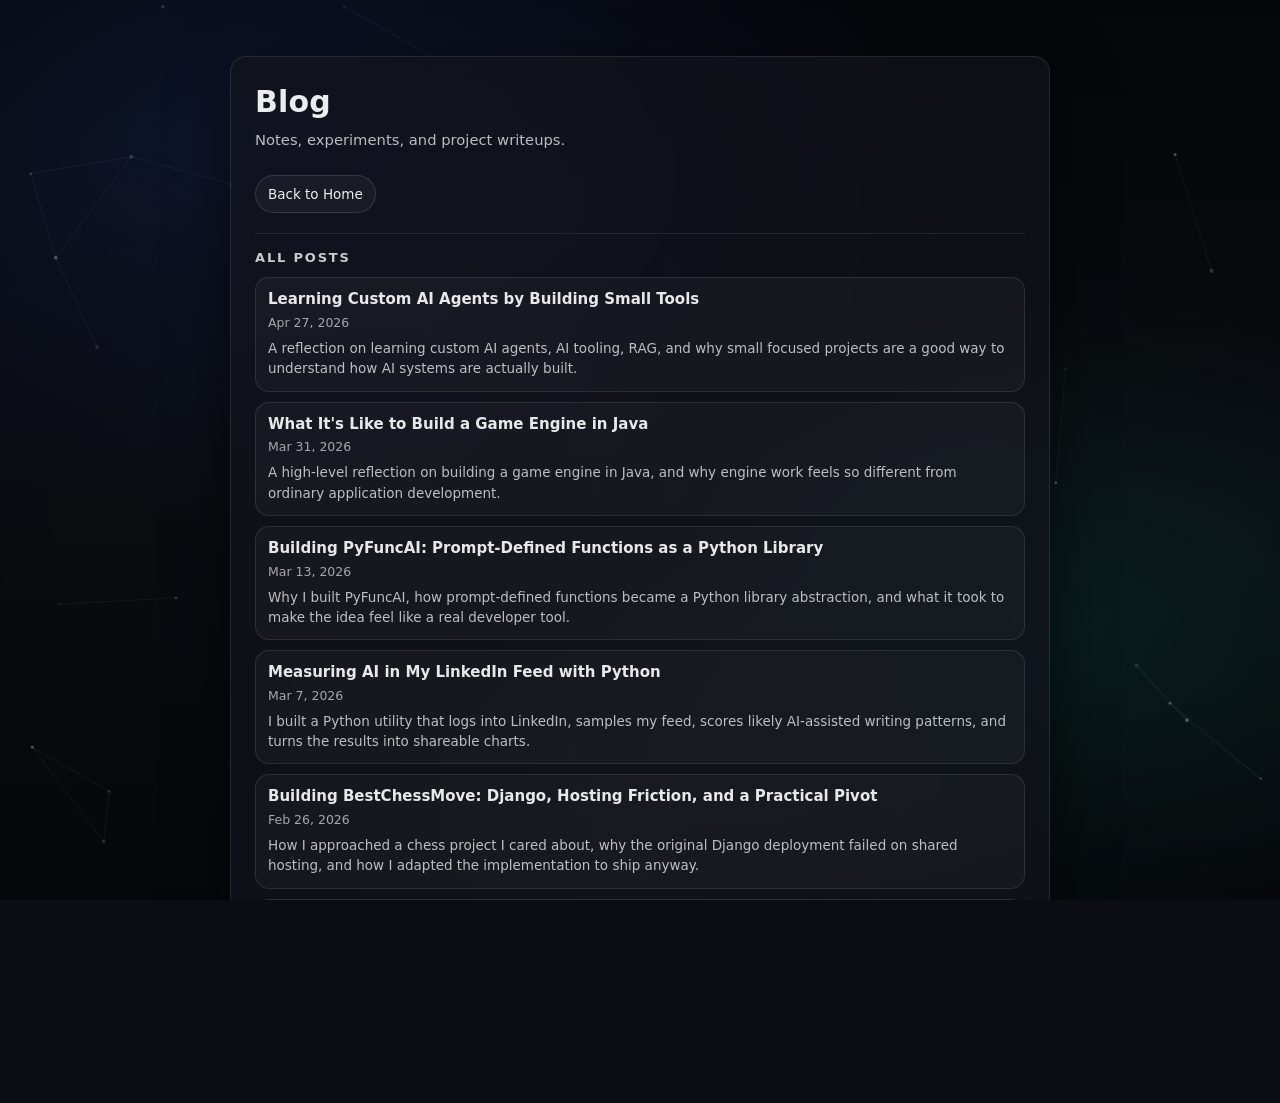
<file: blog/index.html>
<!doctype html>
<html lang="en">
<head>
  <meta charset="UTF-8">
  <meta name="viewport" content="width=device-width, initial-scale=1.0">
  <title>Blog | Aaron Creor</title>
  <meta name="description" content="Blog posts by Aaron Creor.">
  <link rel="stylesheet" href="../css/index.css?v=20260225b">
</head>
<body>
  <canvas id="bg" aria-hidden="true"></canvas>

  <main class="wrap">
    <div class="container">
      <header>
        <h1 class="name">Blog</h1>
        <p class="tagline">
          Notes, experiments, and project writeups.
        </p>
        <nav class="links" aria-label="Blog navigation">
          <a href="../index.html">Back to Home</a>
        </nav>
      </header>

      <section class="section">
        <div class="sectionHeaderRow">
          <h2>All Posts</h2>
        </div>
        <div class="blogList" id="allBlogPosts"></div>
        <div class="smallNote" id="allBlogPostsNote">Loading posts...</div>
      </section>
    </div>
  </main>

  <script src="../js/index.js?v=20260225b" defer></script>
  <script>
    function formatBlogDate(dateString) {
      const date = new Date(dateString);
      if (Number.isNaN(date.getTime())) return dateString;
      return new Intl.DateTimeFormat("en-US", {
        year: "numeric",
        month: "short",
        day: "numeric"
      }).format(date);
    }

    function createBlogCard(post) {
      const link = document.createElement("a");
      link.className = "blogCard";
      link.href = post.path.startsWith("/") ? post.path : `/${post.path.replace(/^\/+/, "")}`;

      const title = document.createElement("h3");
      title.className = "blogCardTitle";
      title.textContent = post.title;

      const meta = document.createElement("div");
      meta.className = "blogCardMeta";
      meta.textContent = formatBlogDate(post.published);

      const excerpt = document.createElement("div");
      excerpt.className = "blogCardExcerpt";
      excerpt.textContent = post.excerpt || "";

      link.append(title, meta, excerpt);
      return link;
    }

    async function loadBlogIndex() {
      const list = document.getElementById("allBlogPosts");
      const note = document.getElementById("allBlogPostsNote");
      try {
        const response = await fetch("posts.json");
        if (!response.ok) throw new Error("Failed to load posts");
        const data = await response.json();
        const posts = Array.isArray(data.posts) ? data.posts : [];

        const sorted = posts
          .filter((post) => post && post.title && post.path && post.published)
          .sort((a, b) => new Date(b.published) - new Date(a.published));

        list.innerHTML = "";
        if (sorted.length === 0) {
          note.textContent = "No blog posts yet.";
          return;
        }

        for (const post of sorted) {
          list.appendChild(createBlogCard(post));
        }
        note.textContent = `${sorted.length} post${sorted.length === 1 ? "" : "s"}.`;
      } catch (error) {
        console.warn(error);
        note.textContent = "Couldn't load blog posts.";
      }
    }

    loadBlogIndex();
  </script>
</body>
</html>
</file>
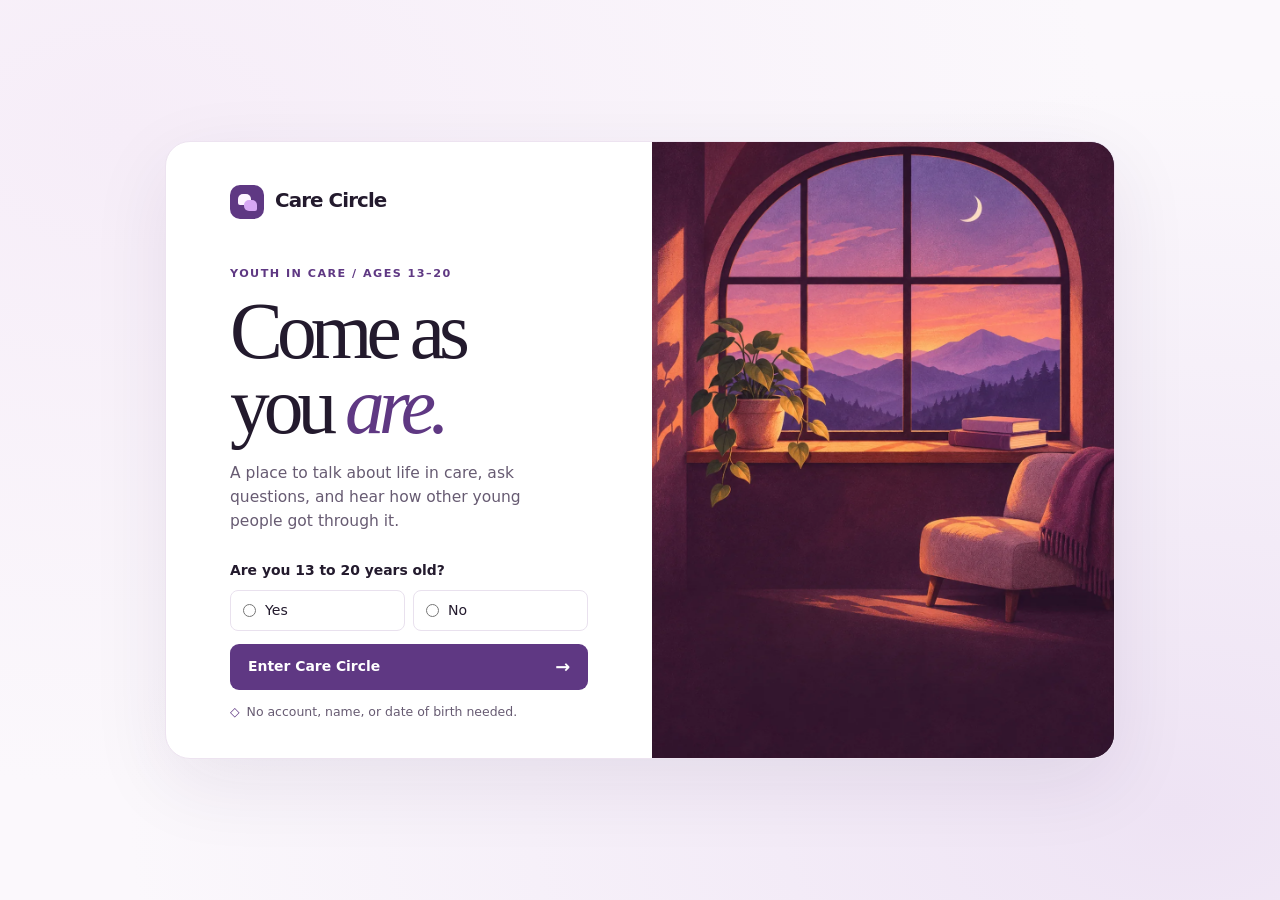
<file: cyc/index.html>
<!doctype html>
<html lang="en">
<head>
  <meta charset="utf-8">
  <meta name="viewport" content="width=device-width, initial-scale=1">
  <meta name="robots" content="noindex, nofollow">
  <meta name="referrer" content="no-referrer">
  <meta name="theme-color" content="#f7f4fa">
  <title>Care Circle</title>
  <link rel="icon" href="data:,">
  <link rel="stylesheet" href="/cyc/style.css">
  <script src="/cyc/forum.js" defer></script>
</head>
<body>
  <main class="entry" id="entry" aria-labelledby="entry-title">
    <div class="entry-card">
      <div class="entry-content">
        <div class="brand"><span class="brand-icon" aria-hidden="true"></span>Care Circle</div>
        <div class="entry-intro">
          <p class="eyebrow">Youth in care / ages 13–20</p>
          <h1 id="entry-title">Come as<br>you <em>are.</em></h1>
          <p>A place to talk about life in care, ask questions, and hear how other young people got through it.</p>
        </div>
        <form id="age-form">
          <fieldset>
            <legend>Are you 13 to 20 years old?</legend>
            <div class="age-options">
              <label><input type="radio" name="eligible" value="yes" required> Yes</label>
              <label><input type="radio" name="eligible" value="no"> No</label>
            </div>
          </fieldset>
          <button class="button primary enter-button" type="submit">Enter Care Circle <span aria-hidden="true">→</span></button>
          <p class="form-message" id="age-message" role="alert" hidden>Care Circle is for young people ages 13 to 20.</p>
        </form>
        <p class="privacy-note"><span aria-hidden="true">◇</span> No account, name, or date of birth needed.</p>
        <noscript><p>Enable JavaScript to use the age check and open the demo.</p></noscript>
      </div>
      <div class="entry-art" aria-hidden="true"></div>
    </div>
  </main>

  <div id="forum" hidden>
    <a class="skip-link" href="#feed-heading">Skip to discussions</a>
    <header class="topbar">
      <div class="topbar-inner">
        <button class="brand brand-button" id="home-button" type="button"><span class="brand-icon" aria-hidden="true"></span>Care Circle</button>
        <label class="search-box">
          <span class="search-icon" aria-hidden="true"></span>
          <span class="sr-only">Search discussions</span>
          <input id="search" type="search" placeholder="Search discussions" maxlength="100" autocomplete="off">
        </label>
        <button class="button primary new-post" type="button" data-compose><span aria-hidden="true">+</span> New post</button>
      </div>
    </header>

    <div class="forum-layout">
      <nav class="topics" aria-label="Discussion topics">
        <h2 class="eyebrow">Topics</h2>
        <div class="topic-list" id="topics"></div>
        <button class="text-button guidelines-link" type="button" data-guidelines>Community guidelines <span aria-hidden="true">↗</span></button>
      </nav>

      <main class="forum-main">
        <section class="welcome" aria-labelledby="welcome-title">
          <p class="eyebrow">Care Circle / Community forum</p>
          <h1 id="welcome-title" tabindex="-1">Life in care, <em>in your words.</em></h1>
          <p>Share what’s on your mind, ask for advice, or just read along.</p>
        </section>
        <section aria-labelledby="feed-heading">
          <div class="feed-header">
            <h2 id="feed-heading" tabindex="-1">All discussions</h2>
            <label class="sort-label">
              <span class="sr-only">Sort discussions</span>
              <select id="sort">
                <option value="latest">Latest</option>
                <option value="top">Top voted</option>
              </select>
            </label>
          </div>
          <p class="sr-only" id="feed-status" role="status"></p>
          <div class="feed" id="feed"></div>
        </section>
      </main>

      <aside class="sidebar" aria-label="About the community">
        <section class="side-card demo-card">
          <p class="eyebrow"><span class="status-dot" aria-hidden="true"></span> Interactive demo</p>
          <h2>Make yourself at home.</h2>
          <p>The example threads are fictional. Posts, replies, votes, and saves you add here stay in this browser.</p>
          <button class="text-button" type="button" id="manage-data">Manage demo activity <span aria-hidden="true">↗</span></button>
        </section>
        <section class="side-card">
          <h2>Look out for each other</h2>
          <ul>
            <li>Share only what feels comfortable.</li>
            <li>Keep real names and locations out of posts.</li>
            <li>Respect other people’s experiences.</li>
          </ul>
          <button class="text-button" type="button" data-guidelines>Read the guidelines <span aria-hidden="true">↗</span></button>
        </section>
        <button class="text-button exit-button" type="button" id="exit">Leave Care Circle <span aria-hidden="true">→</span></button>
      </aside>
    </div>
  </div>

  <dialog id="compose-dialog" aria-labelledby="compose-title">
    <div class="dialog-heading">
      <h2 id="compose-title">Start a discussion</h2>
      <button class="close-button" type="button" data-close aria-label="Close">×</button>
    </div>
    <p class="dialog-note">Your post stays in this browser. Leave out real names, schools, and addresses.</p>
    <form id="compose-form" class="stacked-form">
      <div class="form-field"><label for="compose-topic">Topic</label><select name="topic" id="compose-topic" required></select></div>
      <label>Title<input name="title" type="text" maxlength="120" placeholder="What’s on your mind?" required></label>
      <label>Your post<textarea name="body" rows="5" maxlength="2000" placeholder="Share as much as you’re comfortable with." required></textarea></label>
      <button class="button primary" type="submit">Post discussion</button>
    </form>
  </dialog>

  <dialog id="thread-dialog" aria-labelledby="thread-title">
    <div class="dialog-heading">
      <div>
        <p class="eyebrow" id="thread-topic"></p>
        <h2 id="thread-title"></h2>
      </div>
      <button class="close-button" type="button" data-close aria-label="Close">×</button>
    </div>
    <p class="post-meta" id="thread-meta"></p>
    <p class="thread-body" id="thread-body"></p>
    <h3 class="reply-heading">Replies</h3>
    <div id="replies"></div>
    <form id="reply-form" class="stacked-form">
      <label>Add a reply<textarea name="body" rows="3" maxlength="800" placeholder="Share a kind reply" required></textarea></label>
      <p class="dialog-note" role="status">Replies stay in this browser. Leave out identifying details.</p>
      <button class="button primary" type="submit">Add reply</button>
    </form>
  </dialog>

  <dialog id="guidelines-dialog" aria-labelledby="guidelines-title">
    <div class="dialog-heading">
      <h2 id="guidelines-title">Community guidelines</h2>
      <button class="close-button" type="button" data-close aria-label="Close">×</button>
    </div>
    <ul class="guidelines">
      <li><strong>Protect your privacy.</strong> Leave out names, school names, addresses, photos, and contact details.</li>
      <li><strong>Share on your terms.</strong> You can read along, take a break, or skip any thread.</li>
      <li><strong>Respond with care.</strong> Make room for different experiences. Ask before offering advice.</li>
    </ul>
    <p class="dialog-note">This is a demo. Nobody else sees what you write here.</p>
  </dialog>

  <dialog id="data-dialog" aria-labelledby="data-title">
    <div class="dialog-heading">
      <h2 id="data-title">Manage demo activity</h2>
      <button class="close-button" type="button" data-close aria-label="Close">×</button>
    </div>
    <p class="dialog-note">Clearing demo activity removes your posts, replies, votes, and saved discussions from this browser.</p>
    <button class="button primary" id="clear-data" type="button">Clear my demo activity</button>
  </dialog>

  <p class="toast" id="toast" role="status" hidden></p>
  <template id="post-template">
    <article class="post">
      <div class="votes" role="group" aria-label="Vote on this discussion">
        <button class="vote-button" type="button" data-vote="1" aria-label="Upvote" aria-pressed="false">↑</button>
        <span class="score" aria-label="Score"></span>
        <button class="vote-button" type="button" data-vote="-1" aria-label="Downvote" aria-pressed="false">↓</button>
      </div>
      <div class="post-content">
        <div class="post-byline"><span class="tag"></span><span class="post-meta"></span></div>
        <h3><button type="button" class="post-title" data-thread></button></h3>
        <p class="post-preview"></p>
        <div class="post-actions">
          <button class="post-action" type="button" data-thread><span class="comment-icon" aria-hidden="true"></span><span class="reply-count"></span></button>
          <button class="post-action save" type="button" data-save aria-pressed="false"><span class="save-icon" aria-hidden="true"></span>Save</button>
        </div>
      </div>
    </article>
  </template>
</body>
</html>
</file>
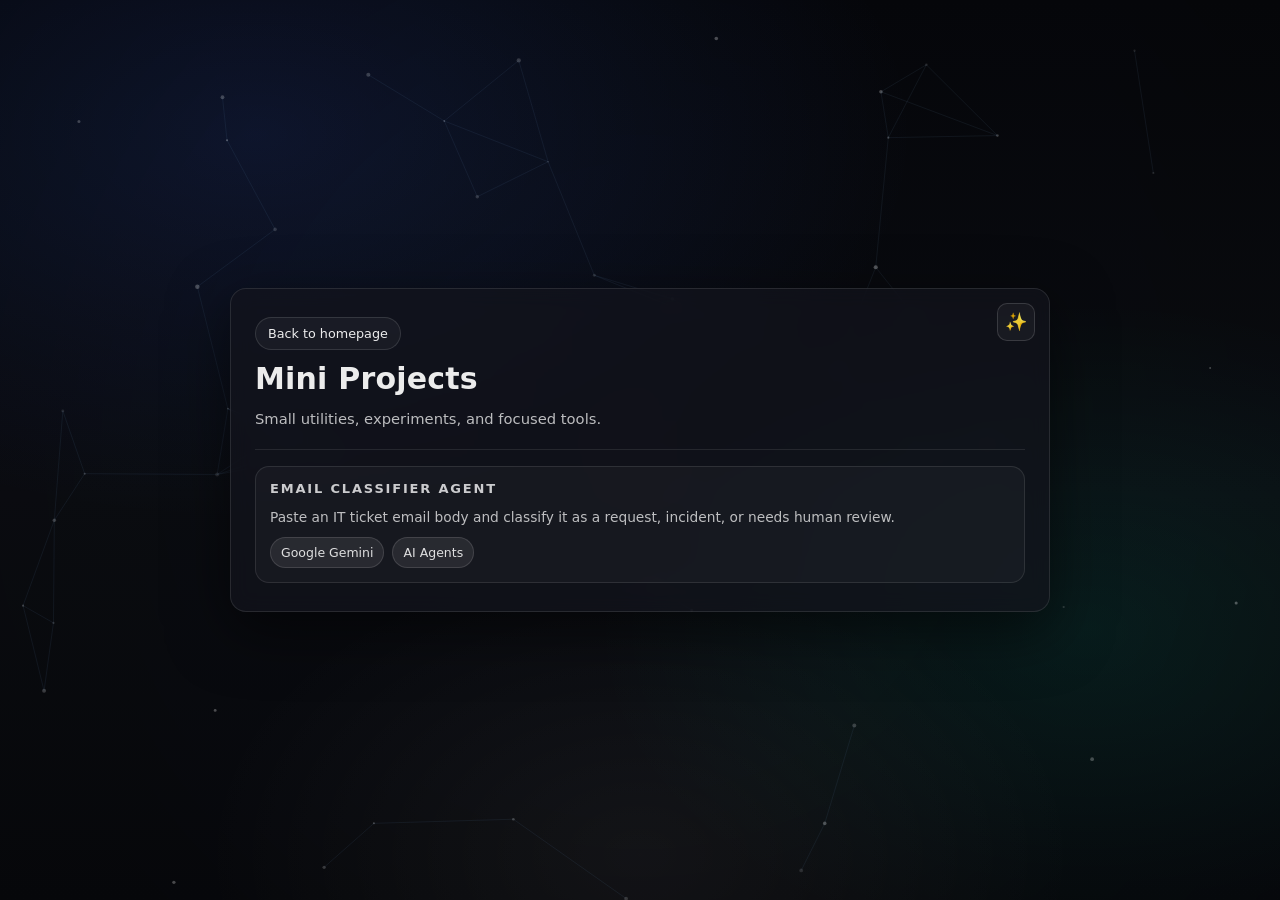
<file: mini-projects/index.html>
<!doctype html>
<html lang="en">
<head>
  <meta charset="UTF-8">
  <meta name="viewport" content="width=device-width, initial-scale=1.0">
  <title>Mini Projects | Aaron Creor</title>
  <meta
    name="description"
    content="Small interactive utilities and experiments by Aaron Creor."
  >
  <link rel="stylesheet" href="../css/index.css?v=20260426d">
</head>
<body>
  <canvas id="bg" aria-hidden="true"></canvas>

  <main class="wrap">
    <div class="container">
      <div class="uiControls" aria-label="Display controls">
        <button
          id="themeToggle"
          class="themeToggle"
          type="button"
          aria-label="Background mode: stars"
          title="Background mode: stars"
        >
          &#10024;
        </button>
      </div>

      <header class="toolHeader">
        <a class="sectionLinkButton backLink" href="../index.html">Back to homepage</a>
        <h1 class="name">Mini Projects</h1>
        <p class="tagline">
          Small utilities, experiments, and focused tools.
        </p>
      </header>

      <section class="section">
        <div class="miniProjectList">
          <a class="miniProjectCard" href="email-classifier.html">
            <div class="miniProjectMeta">
              <h2 class="miniProjectTitle">Email Classifier Agent</h2>
              <p>
                Paste an IT ticket email body and classify it as a request, incident, or needs human review.
              </p>
              <div class="chips">
                <span class="chip">Google Gemini</span>
                <span class="chip">AI Agents</span>
              </div>
            </div>
          </a>
        </div>
      </section>
    </div>
  </main>

  <script src="../js/index.js?v=20260426d" defer></script>
</body>
</html>
</file>
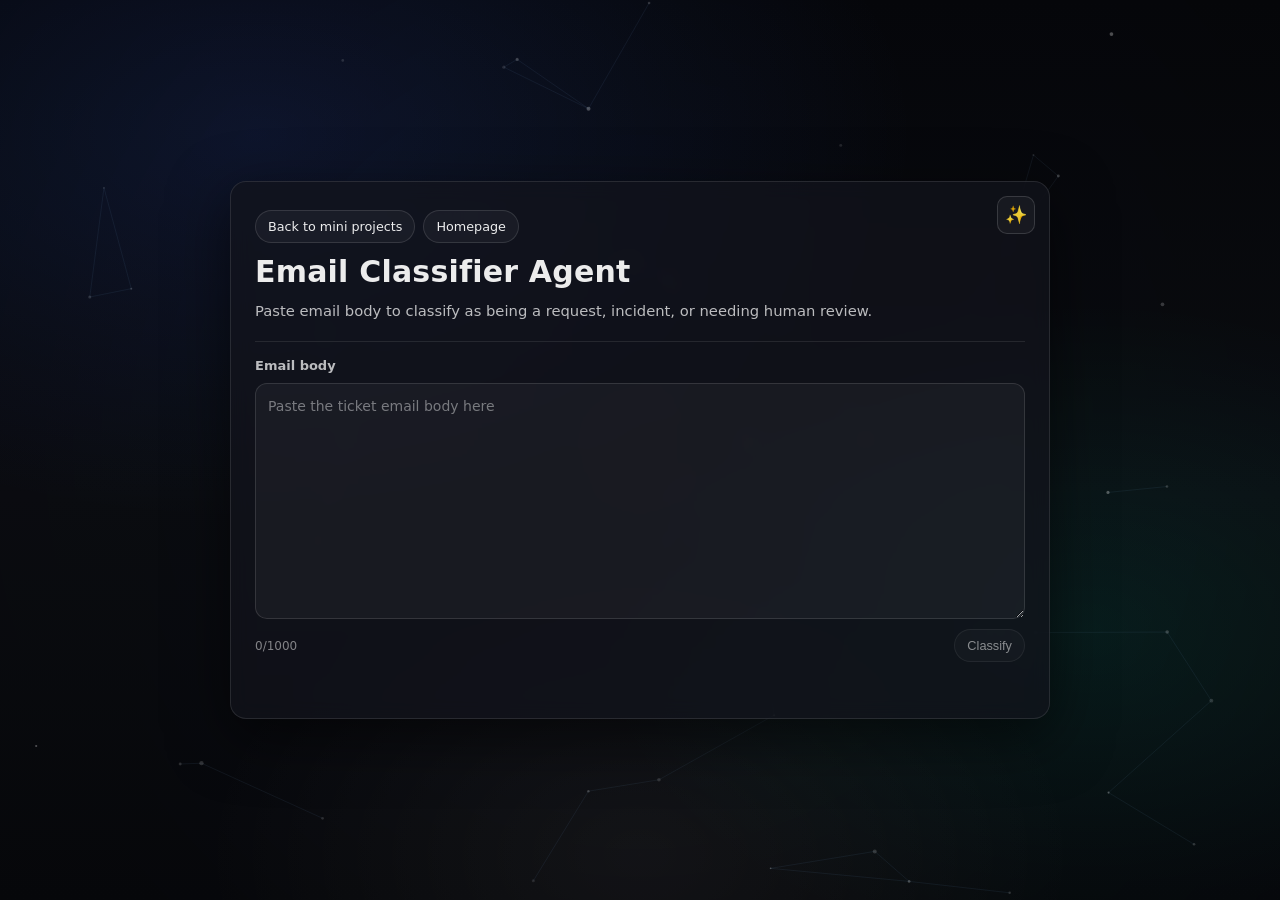
<file: email-classifier.html>
<!doctype html>
<html lang="en">
<head>
  <meta charset="UTF-8">
  <meta name="viewport" content="width=device-width, initial-scale=1.0">
  <title>Email Classifier Agent | Aaron Creor</title>
  <meta
    name="description"
    content="Classify pasted IT ticket email text as a request, incident, or needing human review."
  >
  <link rel="stylesheet" href="css/index.css?v=20260426c">
</head>
<body>
  <canvas id="bg" aria-hidden="true"></canvas>

  <main class="wrap">
    <div class="container">
      <div class="uiControls" aria-label="Display controls">
        <button
          id="themeToggle"
          class="themeToggle"
          type="button"
          aria-label="Background mode: stars"
          title="Background mode: stars"
        >
          &#10024;
        </button>
      </div>

      <header class="toolHeader">
        <div class="toolNav">
          <a class="sectionLinkButton backLink" href="mini-projects.html">Back to mini projects</a>
          <a class="sectionLinkButton backLink" href="index.html">Homepage</a>
        </div>
        <h1 class="name">Email Classifier Agent</h1>
        <p class="tagline">
          Paste email body to classify as being a request, incident, or needing human review.
        </p>
      </header>

      <section class="section">
        <form class="emailClassifier emailClassifierStandalone" id="emailClassifierForm">
          <label class="emailClassifierLabel" for="emailClassifierBody">Email body</label>
          <textarea
            id="emailClassifierBody"
            name="emailBody"
            rows="10"
            autocomplete="off"
            spellcheck="true"
            placeholder="Paste the ticket email body here"
          ></textarea>

          <div class="emailClassifierActions">
            <span class="emailClassifierCount" id="emailClassifierCount">0/1000</span>
            <button class="sectionLinkButton" id="emailClassifierSubmit" type="submit" disabled>
              Classify
            </button>
          </div>

          <div class="emailClassifierStatus" id="emailClassifierStatus" role="status" aria-live="polite"></div>

          <div class="emailClassifierResult" id="emailClassifierResult" hidden>
            <span class="emailClassifierResultLabel" id="emailClassifierResultLabel"></span>
            <p id="emailClassifierResultText"></p>
          </div>
        </form>
      </section>
    </div>
  </main>

  <script src="js/index.js?v=20260426c" defer></script>
</body>
</html>
</file>
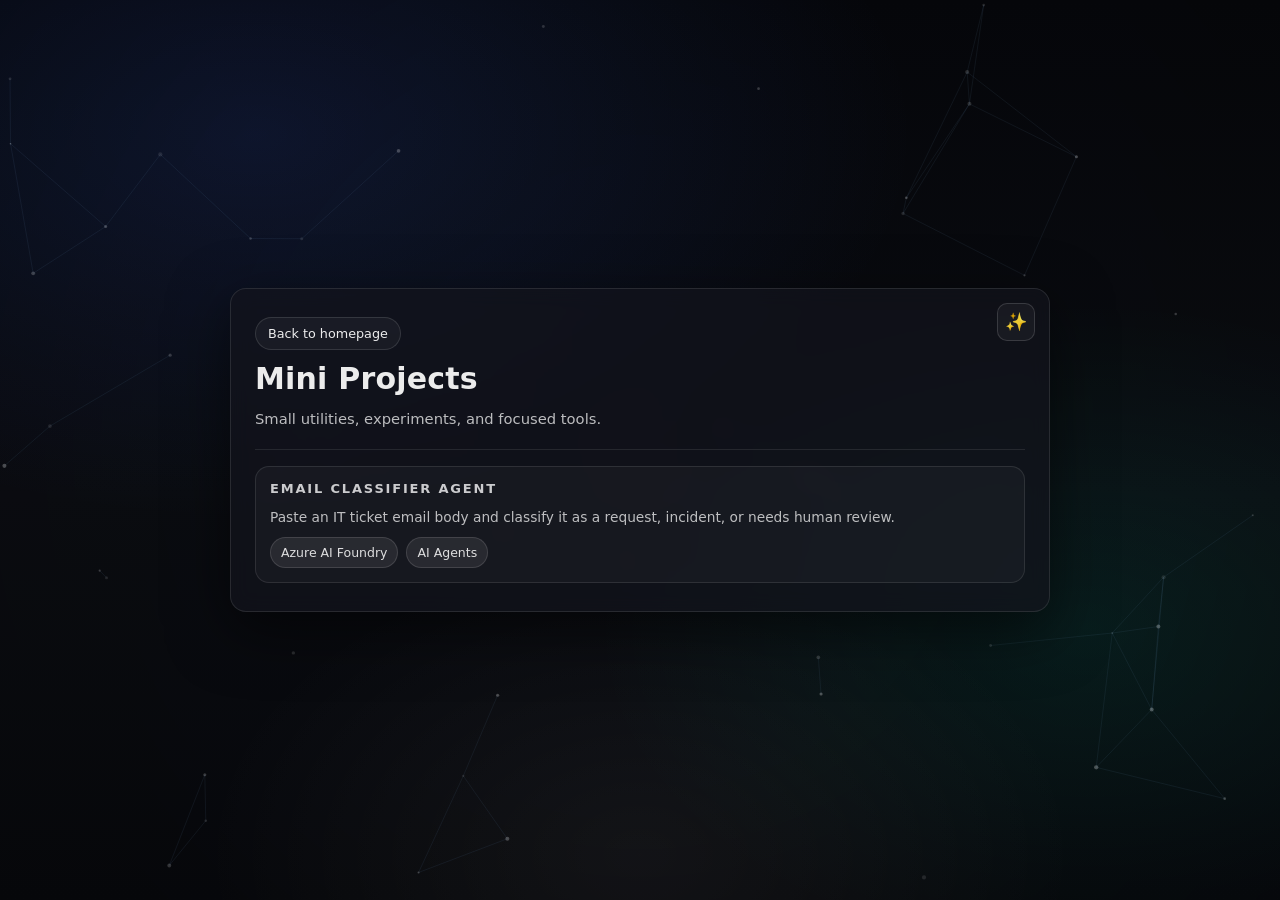
<file: mini-projects.html>
<!doctype html>
<html lang="en">
<head>
  <meta charset="UTF-8">
  <meta name="viewport" content="width=device-width, initial-scale=1.0">
  <title>Mini Projects | Aaron Creor</title>
  <meta
    name="description"
    content="Small interactive utilities and experiments by Aaron Creor."
  >
  <link rel="stylesheet" href="css/index.css?v=20260426c">
</head>
<body>
  <canvas id="bg" aria-hidden="true"></canvas>

  <main class="wrap">
    <div class="container">
      <div class="uiControls" aria-label="Display controls">
        <button
          id="themeToggle"
          class="themeToggle"
          type="button"
          aria-label="Background mode: stars"
          title="Background mode: stars"
        >
          &#10024;
        </button>
      </div>

      <header class="toolHeader">
        <a class="sectionLinkButton backLink" href="index.html">Back to homepage</a>
        <h1 class="name">Mini Projects</h1>
        <p class="tagline">
          Small utilities, experiments, and focused tools.
        </p>
      </header>

      <section class="section">
        <div class="miniProjectList">
          <a class="miniProjectCard" href="email-classifier.html">
            <div class="miniProjectMeta">
              <h2 class="miniProjectTitle">Email Classifier Agent</h2>
              <p>
                Paste an IT ticket email body and classify it as a request, incident, or needs human review.
              </p>
              <div class="chips">
                <span class="chip">Azure AI Foundry</span>
                <span class="chip">AI Agents</span>
              </div>
            </div>
          </a>
        </div>
      </section>
    </div>
  </main>

  <script src="js/index.js?v=20260426c" defer></script>
</body>
</html>
</file>
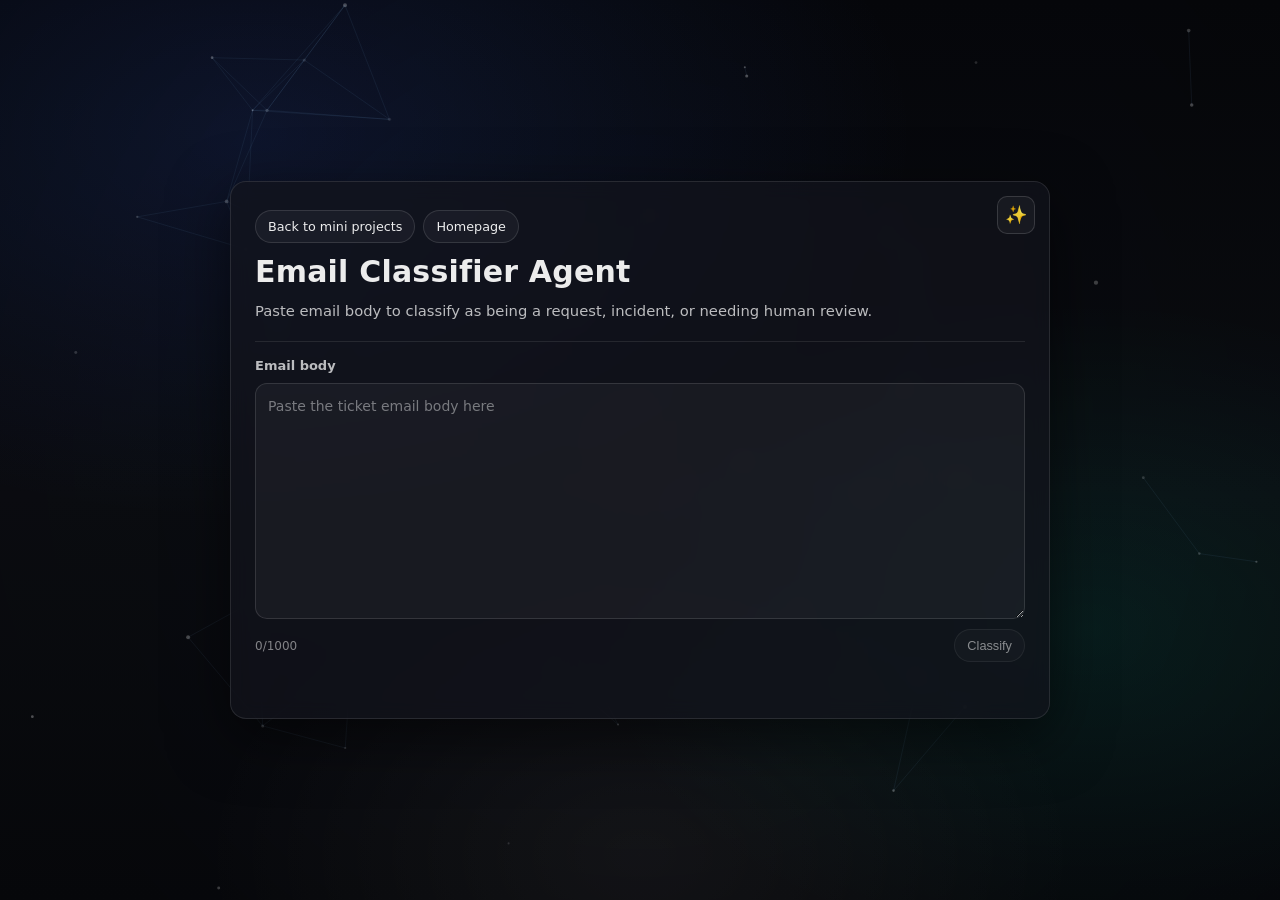
<file: mini-projects/email-classifier.html>
<!doctype html>
<html lang="en">
<head>
  <meta charset="UTF-8">
  <meta name="viewport" content="width=device-width, initial-scale=1.0">
  <title>Email Classifier Agent | Aaron Creor</title>
  <meta
    name="description"
    content="Classify pasted IT ticket email text as a request, incident, or needing human review."
  >
  <link rel="stylesheet" href="../css/index.css?v=20260426d">
</head>
<body>
  <canvas id="bg" aria-hidden="true"></canvas>

  <main class="wrap">
    <div class="container">
      <div class="uiControls" aria-label="Display controls">
        <button
          id="themeToggle"
          class="themeToggle"
          type="button"
          aria-label="Background mode: stars"
          title="Background mode: stars"
        >
          &#10024;
        </button>
      </div>

      <header class="toolHeader">
        <div class="toolNav">
          <a class="sectionLinkButton backLink" href="index.html">Back to mini projects</a>
          <a class="sectionLinkButton backLink" href="../index.html">Homepage</a>
        </div>
        <h1 class="name">Email Classifier Agent</h1>
        <p class="tagline">
          Paste email body to classify as being a request, incident, or needing human review.
        </p>
      </header>

      <section class="section">
        <form class="emailClassifier emailClassifierStandalone" id="emailClassifierForm">
          <label class="emailClassifierLabel" for="emailClassifierBody">Email body</label>
          <textarea
            id="emailClassifierBody"
            name="emailBody"
            rows="10"
            autocomplete="off"
            spellcheck="true"
            placeholder="Paste the ticket email body here"
          ></textarea>

          <div class="emailClassifierActions">
            <span class="emailClassifierCount" id="emailClassifierCount">0/1000</span>
            <button class="sectionLinkButton" id="emailClassifierSubmit" type="submit" disabled>
              Classify
            </button>
          </div>

          <div class="emailClassifierStatus" id="emailClassifierStatus" role="status" aria-live="polite"></div>

          <div class="emailClassifierResult" id="emailClassifierResult" hidden>
            <span class="emailClassifierResultLabel" id="emailClassifierResultLabel"></span>
            <p id="emailClassifierResultText"></p>
          </div>
        </form>
      </section>
    </div>
  </main>

  <script src="../js/index.js?v=20260426d" defer></script>
</body>
</html>
</file>
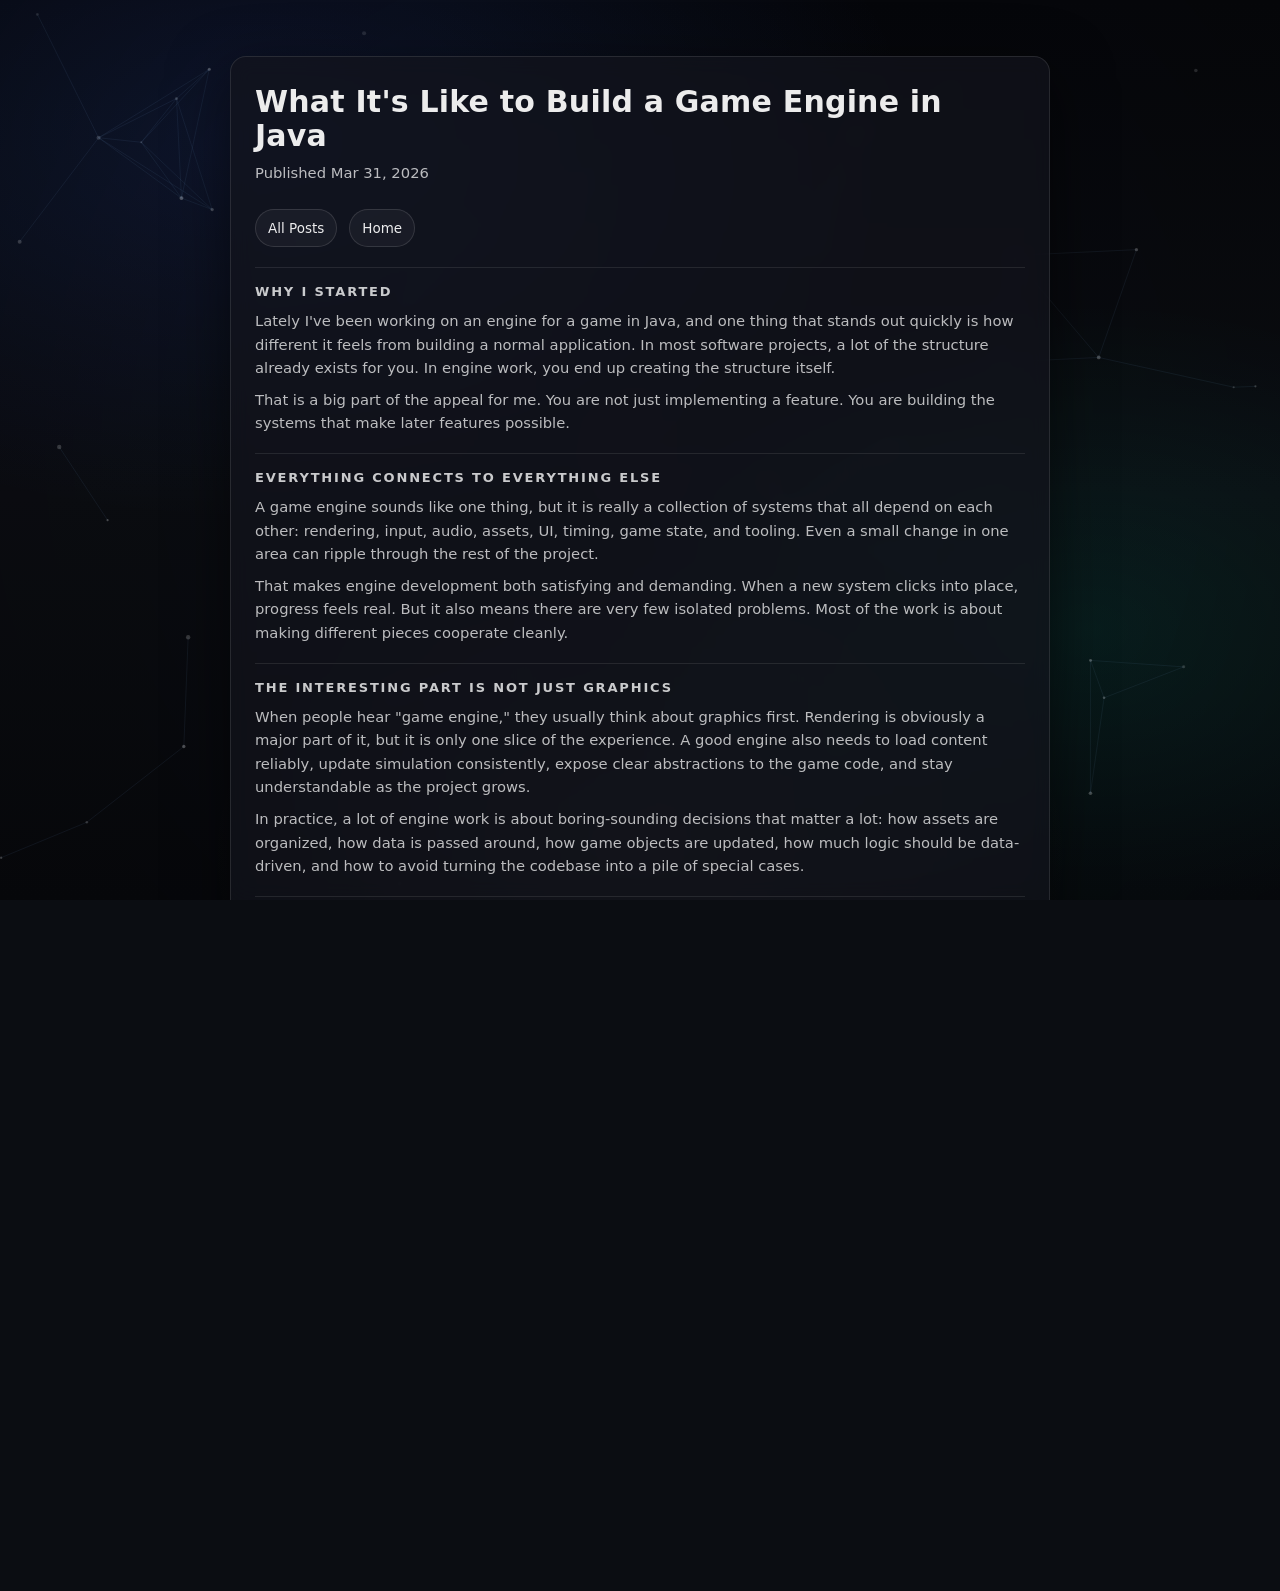
<file: blog/posts/building-a-game-engine-in-java.html>
<!doctype html>
<html lang="en">
<head>
  <meta charset="UTF-8">
  <meta name="viewport" content="width=device-width, initial-scale=1.0">
  <title>What It&apos;s Like to Build a Game Engine in Java | Aaron Creor Blog</title>
  <meta
    name="description"
    content="A high-level reflection on what it feels like to build a game engine in Java, from rendering and tools to iteration, complexity, and long-term design tradeoffs."
  >
  <link rel="stylesheet" href="../../css/index.css?v=20260225b">
</head>
<body>
  <canvas id="bg" aria-hidden="true"></canvas>

  <main class="wrap">
    <div class="container">
      <header>
        <h1 class="name">What It&apos;s Like to Build a Game Engine in Java</h1>
        <p class="tagline">Published Mar 31, 2026</p>
        <nav class="links" aria-label="Post navigation">
          <a href="../index.html">All Posts</a>
          <a href="../../index.html">Home</a>
        </nav>
      </header>

      <section class="section">
        <h2>Why I Started</h2>
        <p>
          Lately I&apos;ve been working on an engine for a game in Java, and one thing that stands out quickly is how different it feels
          from building a normal application. In most software projects, a lot of the structure already exists for you. In engine work,
          you end up creating the structure itself.
        </p>
        <p>
          That is a big part of the appeal for me. You are not just implementing a feature. You are building the systems that make later
          features possible.
        </p>
      </section>

      <section class="section">
        <h2>Everything Connects To Everything Else</h2>
        <p>
          A game engine sounds like one thing, but it is really a collection of systems that all depend on each other: rendering, input,
          audio, assets, UI, timing, game state, and tooling. Even a small change in one area can ripple through the rest of the project.
        </p>
        <p>
          That makes engine development both satisfying and demanding. When a new system clicks into place, progress feels real. But it
          also means there are very few isolated problems. Most of the work is about making different pieces cooperate cleanly.
        </p>
      </section>

      <section class="section">
        <h2>The Interesting Part Is Not Just Graphics</h2>
        <p>
          When people hear &quot;game engine,&quot; they usually think about graphics first. Rendering is obviously a major part of it, but it is
          only one slice of the experience. A good engine also needs to load content reliably, update simulation consistently, expose
          clear abstractions to the game code, and stay understandable as the project grows.
        </p>
        <p>
          In practice, a lot of engine work is about boring-sounding decisions that matter a lot: how assets are organized, how data is
          passed around, how game objects are updated, how much logic should be data-driven, and how to avoid turning the codebase into
          a pile of special cases.
        </p>
      </section>

      <section class="section">
        <h2>Java Makes It An Interesting Choice</h2>
        <p>
          Building a game engine in Java is interesting because it sits a little outside the default expectations people have for engine
          development. That is part of why I like it. Java gives me a language I already enjoy working in, with strong tooling, a solid
          runtime, and a development workflow that feels productive.
        </p>
        <p>
          At the same time, it forces more intentional decisions. You think more carefully about how you interface with lower-level
          libraries, how you structure performance-sensitive code, and how to keep the engine both practical and pleasant to work on.
        </p>
      </section>

      <section class="section">
        <h2>It Changes How You Think About Features</h2>
        <p>
          One thing I like about engine work is that every feature has two layers. There is the visible result, and then there is the
          reusable capability underneath it. If you add a camera system, an asset pipeline, or a UI layer, you are not just solving
          today&apos;s problem. You are creating leverage for future work.
        </p>
        <p>
          That changes the mindset quite a bit. It pushes you to think about maintainability, extensibility, and iteration speed much
          earlier than you normally would.
        </p>
      </section>

      <section class="section">
        <h2>Why I Find It Worthwhile</h2>
        <p>
          Building a game engine is challenging partly because the finish line keeps moving. As soon as one system works, you see three
          more places it could be cleaner, faster, or easier to build on. But that is also what makes it rewarding.
        </p>
        <p>
          You get to shape the foundation of the game directly. And when the game starts to feel more real, it is not just because one
          feature was added. It is because the underlying engine is slowly becoming capable enough to support the kind of experience you
          actually want to make.
        </p>
      </section>
    </div>
  </main>
  <script src="../../js/index.js?v=20260225b" defer></script>
</body>
</html>
</file>
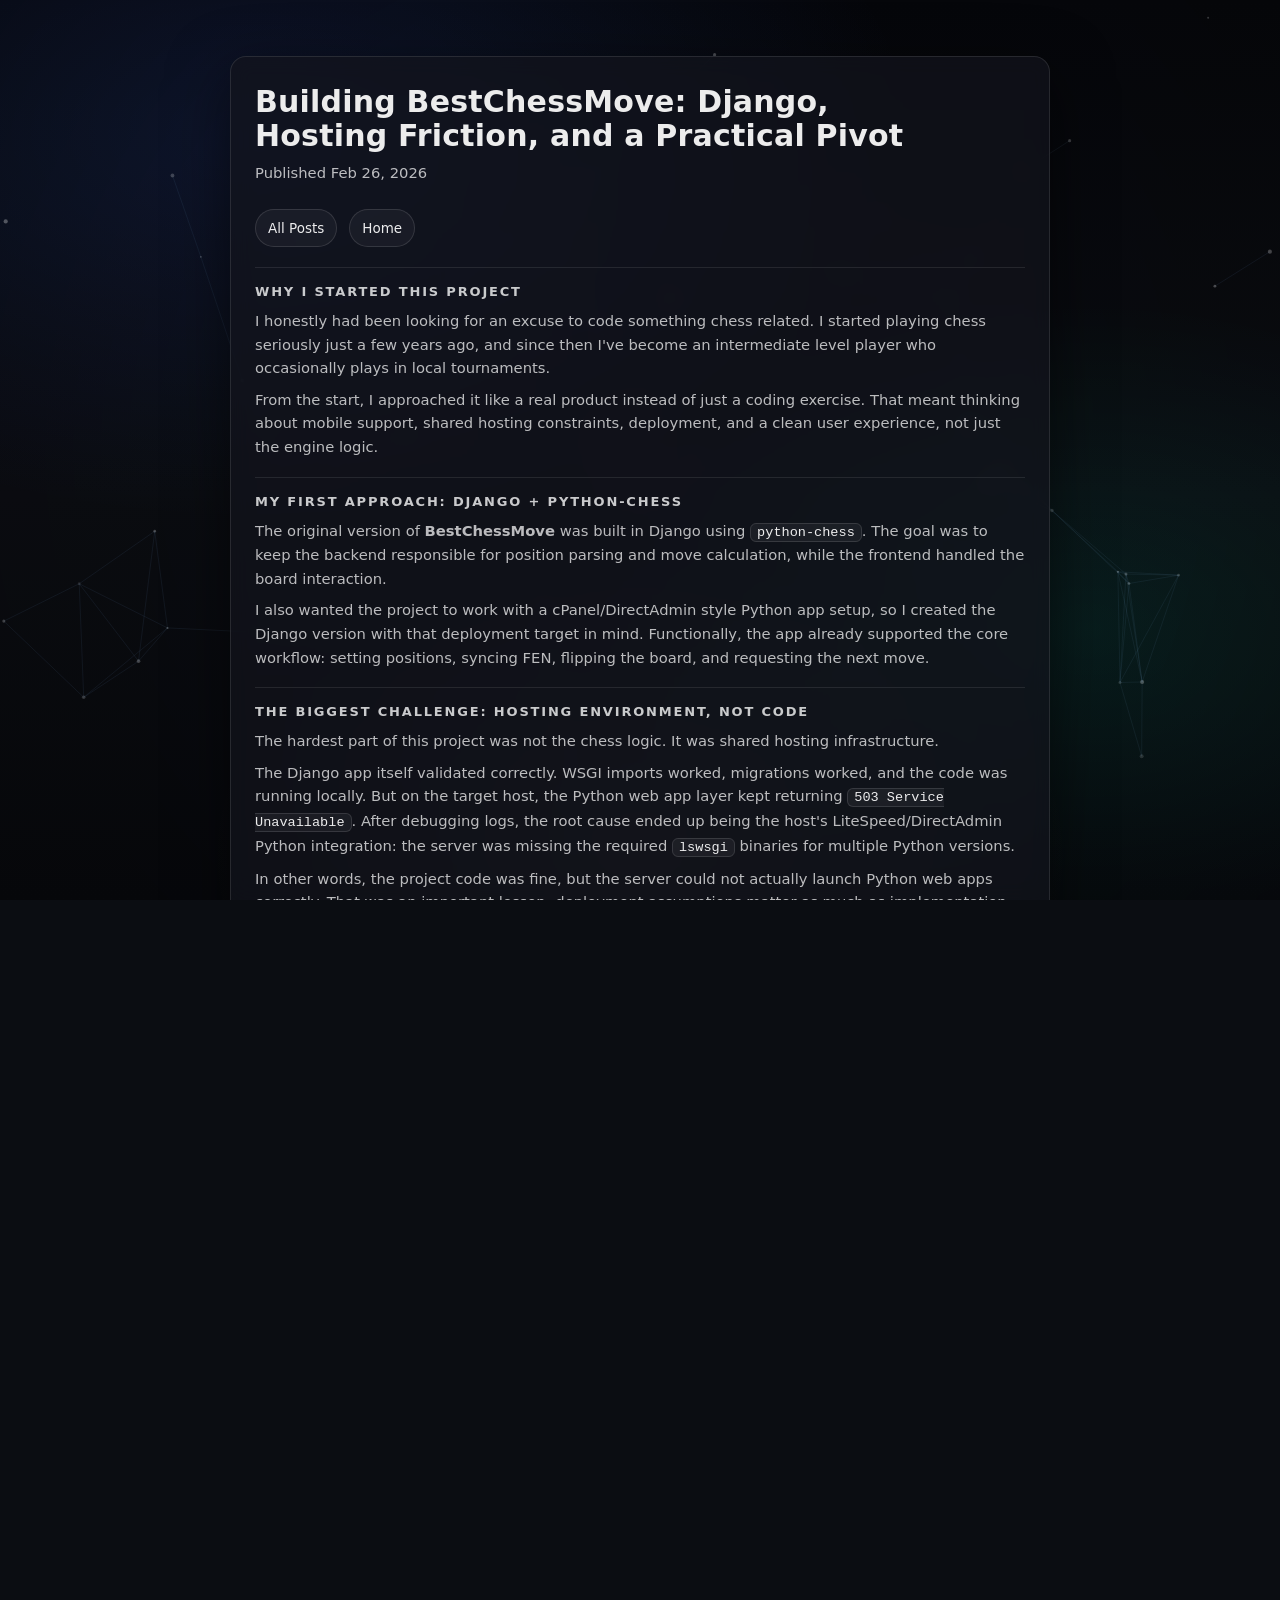
<file: blog/posts/building-best-chess-move.html>
<!doctype html>
<html lang="en">
<head>
  <meta charset="UTF-8">
  <meta name="viewport" content="width=device-width, initial-scale=1.0">
  <title>Building BestChessMove: Django, Hosting Friction, and a Practical Pivot | Aaron Creor Blog</title>
  <meta name="description" content="A writeup on building BestChessMove, the original Django approach, shared hosting deployment issues, and the final implementation pivot.">
  <link rel="stylesheet" href="../../css/index.css?v=20260225b">
</head>
<body>
  <canvas id="bg" aria-hidden="true"></canvas>

  <main class="wrap">
    <div class="container">
      <header>
        <h1 class="name">Building BestChessMove: Django, Hosting Friction, and a Practical Pivot</h1>
        <p class="tagline">Published Feb 26, 2026</p>
        <nav class="links" aria-label="Post navigation">
          <a href="../index.html">All Posts</a>
          <a href="../../index.html">Home</a>
        </nav>
      </header>

      <section class="section">
        <h2>Why I Started This Project</h2>
        <p>
          I honestly had been looking for an excuse to code something chess related. I started playing chess seriously just a few years ago, and since then I&apos;ve become an intermediate level player
          who occasionally plays in local tournaments.
        </p>
        <p>
          From the start, I approached it like a real product instead of just a coding exercise. That meant thinking about mobile support, shared hosting constraints,
          deployment, and a clean user experience, not just the engine logic.
        </p>
      </section>

      <section class="section">
        <h2>My First Approach: Django + Python-Chess</h2>
        <p>
          The original version of <strong>BestChessMove</strong> was built in Django using <code>python-chess</code>. The goal was to keep the backend responsible for
          position parsing and move calculation, while the frontend handled the board interaction.
        </p>
        <p>
          I also wanted the project to work with a cPanel/DirectAdmin style Python app setup, so I created the Django version with that deployment target in mind.
          Functionally, the app already supported the core workflow: setting positions, syncing FEN, flipping the board, and requesting the next move.
        </p>
      </section>

      <section class="section">
        <h2>The Biggest Challenge: Hosting Environment, Not Code</h2>
        <p>
          The hardest part of this project was not the chess logic. It was shared hosting infrastructure.
        </p>
        <p>
          The Django app itself validated correctly. WSGI imports worked, migrations worked, and the code was running locally. But on the target host, the Python web app
          layer kept returning <code>503 Service Unavailable</code>. After debugging logs, the root cause ended up being the host&apos;s LiteSpeed/DirectAdmin Python
          integration: the server was missing the required <code>lswsgi</code> binaries for multiple Python versions.
        </p>
        <p>
          In other words, the project code was fine, but the server could not actually launch Python web apps correctly. That was an important lesson: deployment assumptions
          matter as much as implementation details.
        </p>
      </section>

      <section class="section">
        <h2>The Pivot: Ship a Simpler Stack</h2>
        <p>
          Rather than keep fighting a broken Python runtime on shared hosting, I pivoted to a simpler deployment model: <strong>HTML + CSS + JavaScript + PHP</strong>.
          I archived the Django implementation for reference and moved the live version to a PHP-based site that the host could serve reliably.
        </p>
        <p>
          This let me preserve the user-facing functionality while removing the infrastructure blocker. The project still supports position setup, FEN input,
          board flipping, mobile interaction, and best-move highlighting.
        </p>
      </section>

      <section class="section">
        <h2>Current Implementation</h2>
        <p>
          The current version uses a JavaScript chessboard UI and a PHP API endpoint for move calculation. The move analysis is handled through the
          Lichess Cloud Eval API, which gave me a practical way to provide strong move suggestions without running a chess engine process on the shared host.
        </p>
        <p>
          The core implementation focuses on:
        </p>
        <ul>
          <li>Drag-and-drop board editing with FEN synchronization</li>
          <li>A PHP proxy endpoint for Lichess cloud evaluation</li>
          <li>Move highlighting and clear result feedback</li>
        </ul>
        <p>
          I also spent time on the UX details: drag-and-drop board editing, mobile touch support, FEN synchronization, and a cleaner interface that works on both desktop and mobile.
          That part mattered to me because a chess tool only feels useful if entering positions is fast and frictionless.
        </p>
      </section>

      <section class="section">
        <h2>What I Took Away From It</h2>
        <p>
          This project reinforced something I keep seeing in real-world software work: the &quot;best&quot; architecture on paper is not always the best architecture for the
          environment you actually have.
        </p>
        <p>
          I still like the Django version and I&apos;m glad I built it, because it helped me validate the core design and backend logic. But the successful version was the one
          that adapted to deployment reality and shipped. (You can still find it under <code>_django</code> in the repo!)
        </p>
        <p>
          And honestly, that made the project more satisfying. I got to build something around a game I love, solve real integration problems, and end up with a tool that people can actually use.
        </p>
      </section>
    </div>
  </main>
  <script src="../../js/index.js?v=20260225b" defer></script>
</body>
</html>
</file>
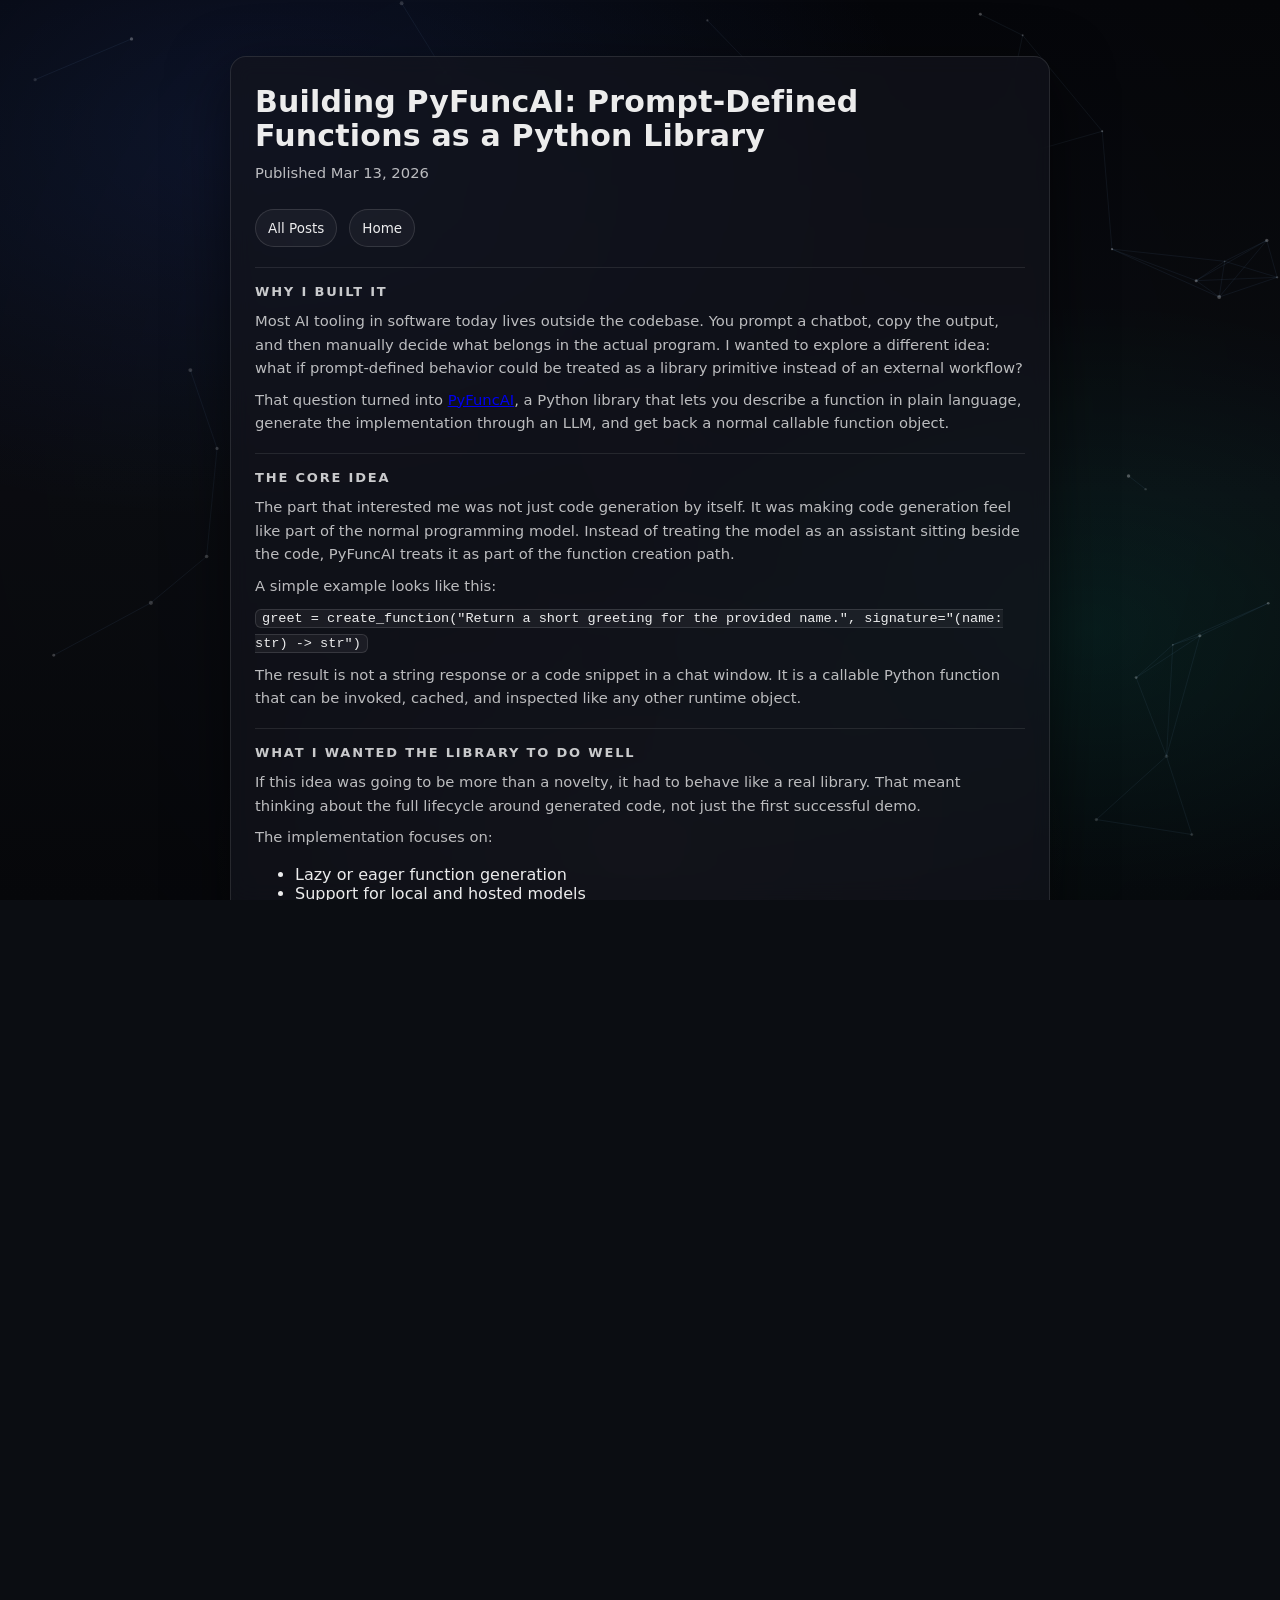
<file: blog/posts/building-pyfuncai.html>
<!doctype html>
<html lang="en">
<head>
  <meta charset="UTF-8">
  <meta name="viewport" content="width=device-width, initial-scale=1.0">
  <title>Building PyFuncAI: Prompt-Defined Functions as a Python Library | Aaron Creor Blog</title>
  <meta
    name="description"
    content="A writeup on building PyFuncAI, a Python library for defining functions with prompts and generating callable implementations at runtime."
  >
  <link rel="stylesheet" href="../../css/index.css?v=20260225b">
</head>
<body>
  <canvas id="bg" aria-hidden="true"></canvas>

  <main class="wrap">
    <div class="container">
      <header>
        <h1 class="name">Building PyFuncAI: Prompt-Defined Functions as a Python Library</h1>
        <p class="tagline">Published Mar 13, 2026</p>
        <nav class="links" aria-label="Post navigation">
          <a href="../index.html">All Posts</a>
          <a href="../../index.html">Home</a>
        </nav>
      </header>

      <section class="section">
        <h2>Why I Built It</h2>
        <p>
          Most AI tooling in software today lives outside the codebase. You prompt a chatbot, copy the output, and then manually decide
          what belongs in the actual program. I wanted to explore a different idea: what if prompt-defined behavior could be treated as
          a library primitive instead of an external workflow?
        </p>
        <p>
          That question turned into <a href="https://github.com/AaronCreor/PyFuncAI" target="_blank" rel="noreferrer">PyFuncAI</a>,
          a Python library that lets you describe a function in plain language, generate the implementation through an LLM, and get back
          a normal callable function object.
        </p>
      </section>

      <section class="section">
        <h2>The Core Idea</h2>
        <p>
          The part that interested me was not just code generation by itself. It was making code generation feel like part of the normal
          programming model. Instead of treating the model as an assistant sitting beside the code, PyFuncAI treats it as part of the
          function creation path.
        </p>
        <p>
          A simple example looks like this:
        </p>
        <p>
          <code>greet = create_function("Return a short greeting for the provided name.", signature="(name: str) -&gt; str")</code>
        </p>
        <p>
          The result is not a string response or a code snippet in a chat window. It is a callable Python function that can be invoked,
          cached, and inspected like any other runtime object.
        </p>
      </section>

      <section class="section">
        <h2>What I Wanted The Library To Do Well</h2>
        <p>
          If this idea was going to be more than a novelty, it had to behave like a real library. That meant thinking about the full
          lifecycle around generated code, not just the first successful demo.
        </p>
        <p>
          The implementation focuses on:
        </p>
        <ul>
          <li>Lazy or eager function generation</li>
          <li>Support for local and hosted models</li>
          <li>Disk caching for repeatability across runs</li>
          <li>Validation before generated code is executed</li>
          <li>Standard Python packaging and release workflows</li>
        </ul>
      </section>

      <section class="section">
        <h2>Provider Support And Runtime Design</h2>
        <p>
          I wanted the library to be useful both for local experimentation and for hosted model APIs. PyFuncAI currently supports local
          models through Ollama, and remote providers through OpenAI and Gemini.
        </p>
        <p>
          The runtime is intentionally small: connect to a provider, build a prompt from the requested function behavior and signature,
          validate the returned source, compile it, and optionally reuse it from cache later. That made it possible to keep the API
          compact while still supporting a few different workflows.
        </p>
      </section>

      <section class="section">
        <h2>The Hard Part: Treating Generated Code Seriously</h2>
        <p>
          The most important part of the project was not asking a model for Python. It was deciding how much structure to impose on the
          generated result before allowing it to run.
        </p>
        <p>
          PyFuncAI validates the generated source, checks that the function signature matches the requested one, restricts imports, and
          executes the code with a limited builtin environment. It is still experimental, but I wanted the project to acknowledge that
          generated code is still code, not just text.
        </p>
      </section>

      <section class="section">
        <h2>Why I Think It Is Interesting</h2>
        <p>
          What makes this project interesting to me is that it explores a different interface for writing software. Some functions are
          still authored manually. Others can be specified declaratively inside the codebase itself and materialized when needed.
        </p>
        <p>
          I do not think that replaces normal programming. But I do think it opens up a category that is worth exploring seriously:
          prompt-defined functions as a library abstraction, not just a demo gimmick.
        </p>
      </section>
    </div>
  </main>
  <script src="../../js/index.js?v=20260225b" defer></script>
</body>
</html>
</file>
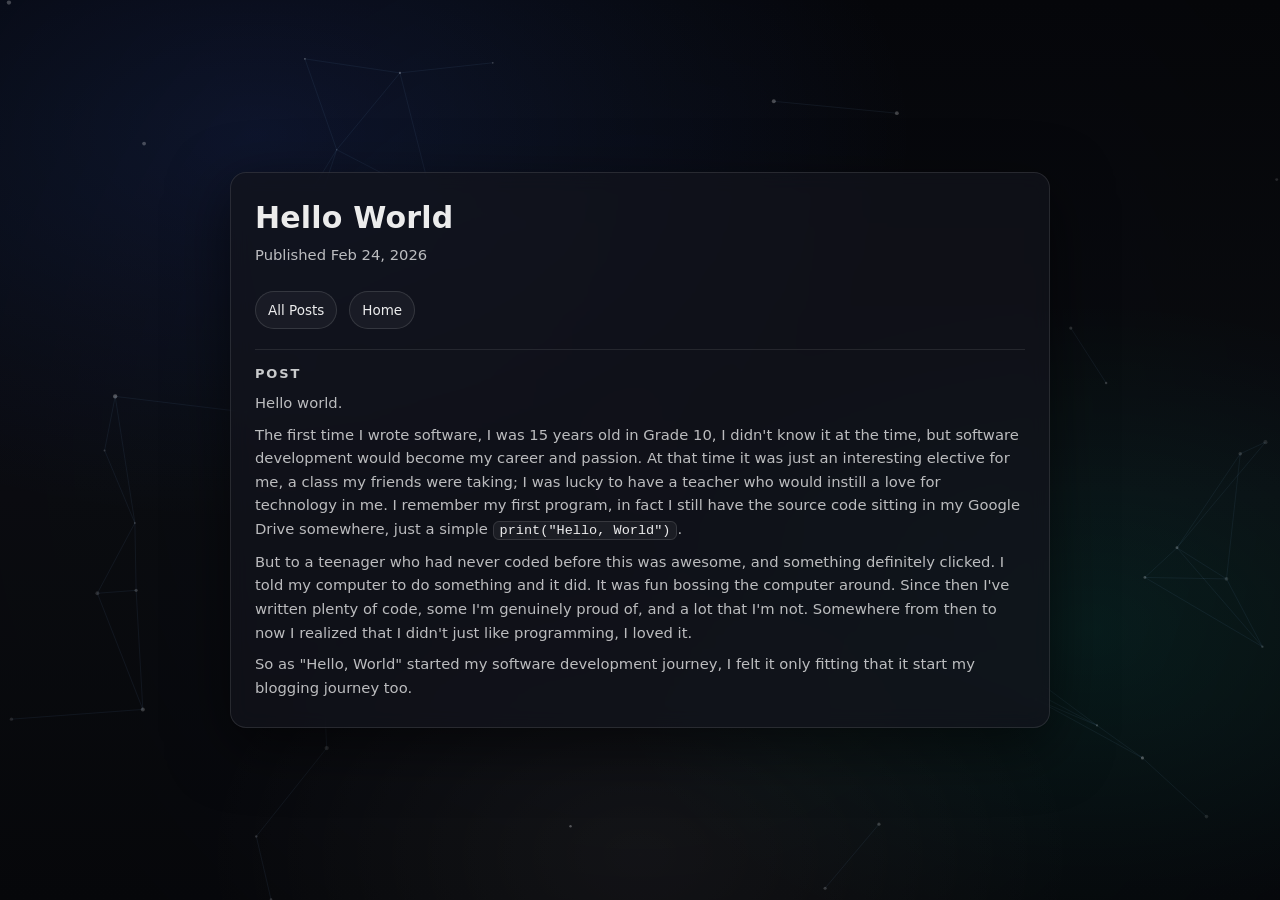
<file: blog/posts/hello-world.html>
<!doctype html>
<html lang="en">
<head>
  <meta charset="UTF-8">
  <meta name="viewport" content="width=device-width, initial-scale=1.0">
  <title>Hello World | Aaron Creor Blog</title>
  <meta name="description" content="Hello World blog post by Aaron Creor.">
  <link rel="stylesheet" href="../../css/index.css?v=20260225b">
</head>
<body>
  <canvas id="bg" aria-hidden="true"></canvas>

  <main class="wrap">
    <div class="container">
      <header>
        <h1 class="name">Hello World</h1>
        <p class="tagline">Published Feb 24, 2026</p>
        <nav class="links" aria-label="Post navigation">
          <a href="../index.html">All Posts</a>
          <a href="../../index.html">Home</a>
        </nav>
      </header>

      <section class="section">
        <h2>Post</h2>
        <p>
          Hello world.
        </p>
        <p>
          The first time I wrote software, I was 15 years old in Grade 10, I didn&apos;t know it at the time, but software development would become my career and passion.
          At that time it was just an interesting elective for me, a class my friends were taking; I was lucky to have a teacher who would instill a love for technology in me.
          I remember my first program, in fact I still have the source code sitting in my Google Drive somewhere, just a simple <code>print("Hello, World")</code>.
        </p>
        <p>
          But to a teenager who had never coded before this was awesome, and something definitely clicked. I told my computer to do something and it did. It was fun bossing the computer around.
          Since then I&apos;ve written plenty of code, some I&apos;m genuinely proud of, and a lot that I&apos;m not. Somewhere from then to now I realized that I didn&apos;t just like programming, I loved it.
        </p>
        <p>
          So as "Hello, World" started my software development journey, I felt it only fitting that it start my blogging journey too.
        </p>
      </section>
    </div>
  </main>
  <script src="../../js/index.js?v=20260225b" defer></script>
</body>
</html>
</file>
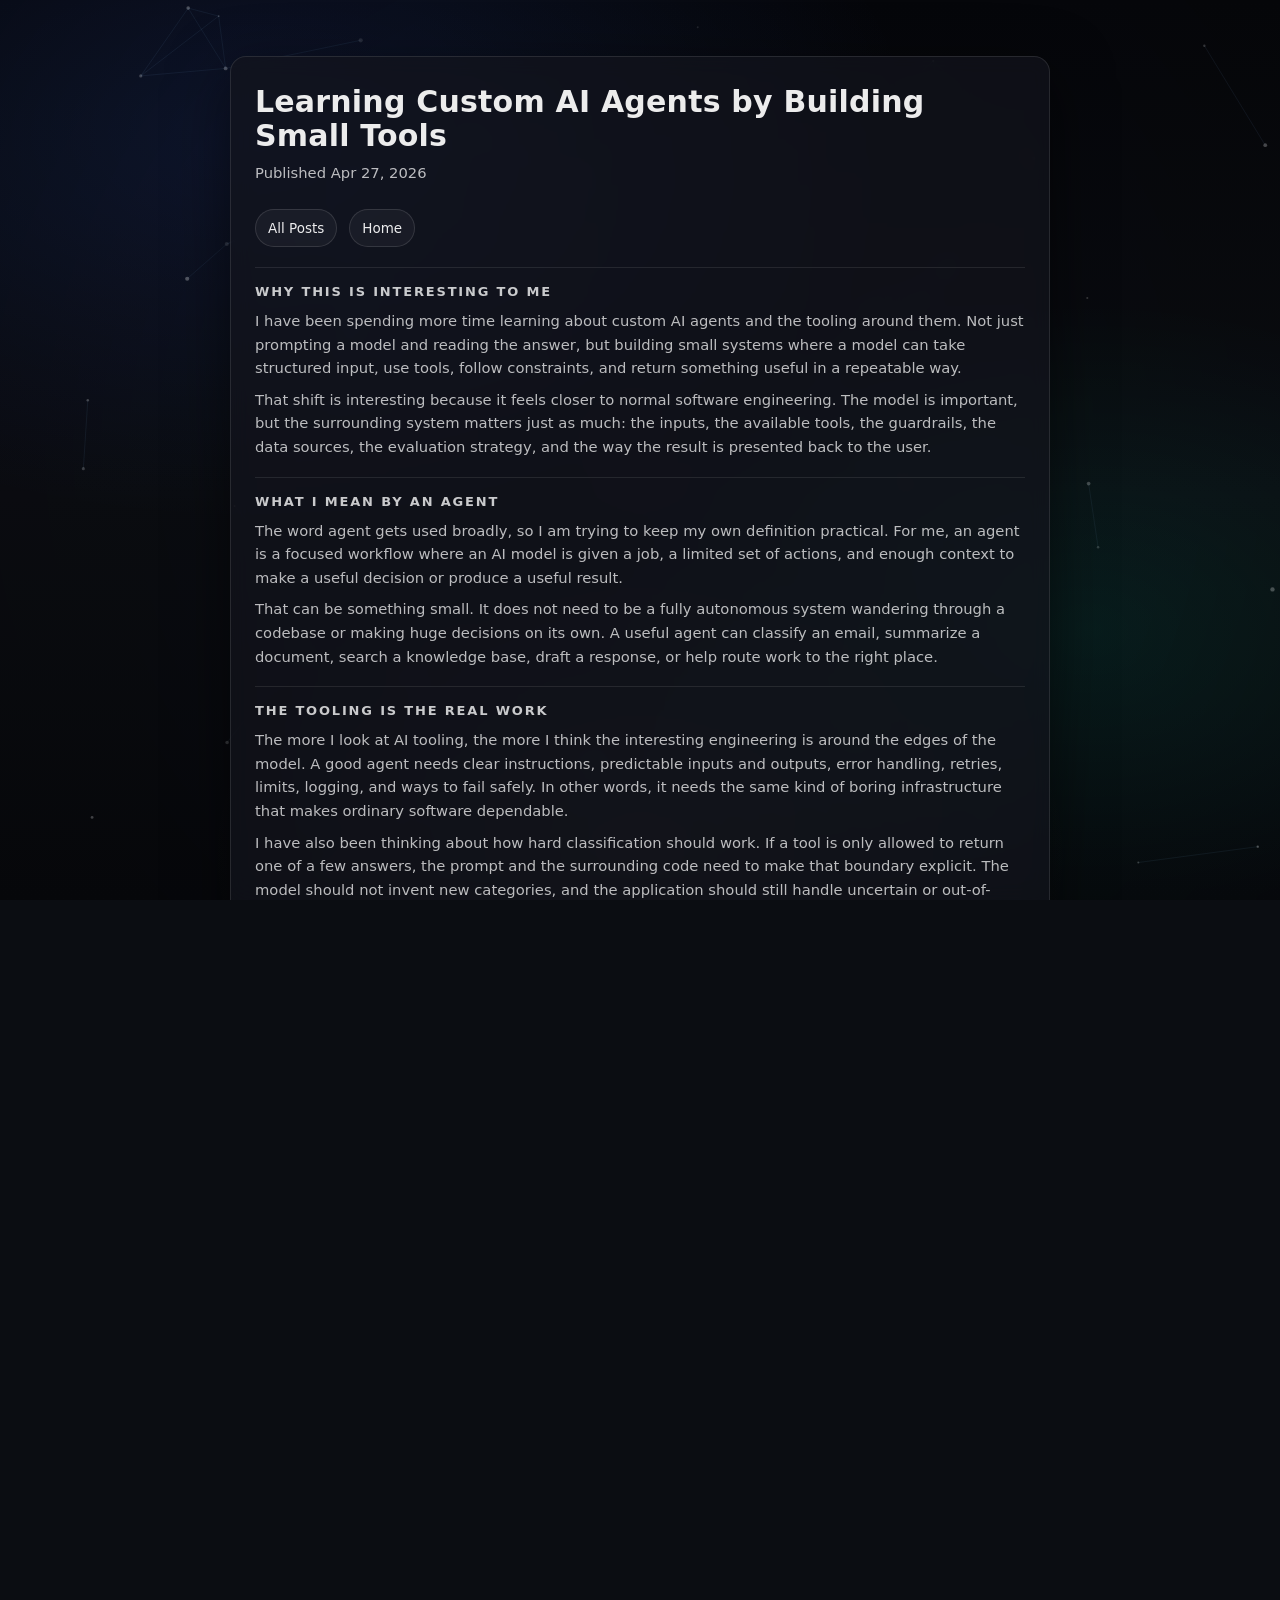
<file: blog/posts/learning-custom-ai-agents.html>
<!doctype html>
<html lang="en">
<head>
  <meta charset="UTF-8">
  <meta name="viewport" content="width=device-width, initial-scale=1.0">
  <title>Learning Custom AI Agents by Building Small Tools | Aaron Creor Blog</title>
  <meta
    name="description"
    content="A reflection on learning custom AI agents, AI tooling, RAG, and why small focused agent projects are a good way to understand the space."
  >
  <link rel="stylesheet" href="../../css/index.css?v=20260426c">
</head>
<body>
  <canvas id="bg" aria-hidden="true"></canvas>

  <main class="wrap">
    <div class="container">
      <header>
        <h1 class="name">Learning Custom AI Agents by Building Small Tools</h1>
        <p class="tagline">Published Apr 27, 2026</p>
        <nav class="links" aria-label="Post navigation">
          <a href="../index.html">All Posts</a>
          <a href="../../index.html">Home</a>
        </nav>
      </header>

      <section class="section">
        <h2>Why This Is Interesting To Me</h2>
        <p>
          I have been spending more time learning about custom AI agents and the tooling around them. Not just prompting a model and
          reading the answer, but building small systems where a model can take structured input, use tools, follow constraints, and
          return something useful in a repeatable way.
        </p>
        <p>
          That shift is interesting because it feels closer to normal software engineering. The model is important, but the surrounding
          system matters just as much: the inputs, the available tools, the guardrails, the data sources, the evaluation strategy, and
          the way the result is presented back to the user.
        </p>
      </section>

      <section class="section">
        <h2>What I Mean By An Agent</h2>
        <p>
          The word agent gets used broadly, so I am trying to keep my own definition practical. For me, an agent is a focused workflow
          where an AI model is given a job, a limited set of actions, and enough context to make a useful decision or produce a useful
          result.
        </p>
        <p>
          That can be something small. It does not need to be a fully autonomous system wandering through a codebase or making huge
          decisions on its own. A useful agent can classify an email, summarize a document, search a knowledge base, draft a response,
          or help route work to the right place.
        </p>
      </section>

      <section class="section">
        <h2>The Tooling Is The Real Work</h2>
        <p>
          The more I look at AI tooling, the more I think the interesting engineering is around the edges of the model. A good agent
          needs clear instructions, predictable inputs and outputs, error handling, retries, limits, logging, and ways to fail safely.
          In other words, it needs the same kind of boring infrastructure that makes ordinary software dependable.
        </p>
        <p>
          I have also been thinking about how hard classification should work. If a tool is only allowed to return one of a few answers,
          the prompt and the surrounding code need to make that boundary explicit. The model should not invent new categories, and the
          application should still handle uncertain or out-of-scope input gracefully.
        </p>
      </section>

      <section class="section">
        <h2>Where RAG Fits In</h2>
        <p>
          Retrieval-augmented generation is another area I want to get more comfortable with. RAG is appealing because it gives an AI
          system a way to answer from a specific body of information instead of relying only on whatever the model already knows.
        </p>
        <p>
          The engineering questions around RAG are practical ones: what gets indexed, how chunks are created, how retrieval is ranked,
          how much context is passed to the model, and how the final answer should cite or reflect the retrieved material. It is not
          just a model problem. It is a search, data modeling, and user experience problem too.
        </p>
      </section>

      <section class="section">
        <h2>Why Small Agents Make Sense</h2>
        <p>
          My plan is to keep building <a href="../../mini-projects/">small agents as learning projects</a>. Small tools are useful
          because they make the tradeoffs visible. A narrow agent has a clear purpose, which makes it easier to test whether the
          instructions, retrieval, tool calls, and output format are actually working.
        </p>
        <p>
          The email classifier agent is a good example of the kind of project I want to make more of. It has a simple interface, a
          constrained output, and enough ambiguity to force real design decisions. Is this an incident, a request, or something that
          needs a person? That sounds small, but the edge cases quickly become interesting.
        </p>
      </section>

      <section class="section">
        <h2>What I Want To Learn Next</h2>
        <p>
          I want to get better at designing agents that feel less like demos and more like reliable utilities. That means learning how
          to structure prompts, connect tools, use retrieved context, handle uncertainty, and build interfaces that make the AI&apos;s
          output easy to understand.
        </p>
        <p>
          I expect the best way to learn that is through a collection of small, focused projects. Each one can teach a different piece:
          classification, retrieval, summarization, routing, tool use, evaluation, and deployment. Over time, those small experiments
          should add up to a much better understanding of how AI systems are actually built.
        </p>
      </section>
    </div>
  </main>
  <script src="../../js/index.js?v=20260426c" defer></script>
</body>
</html>
</file>
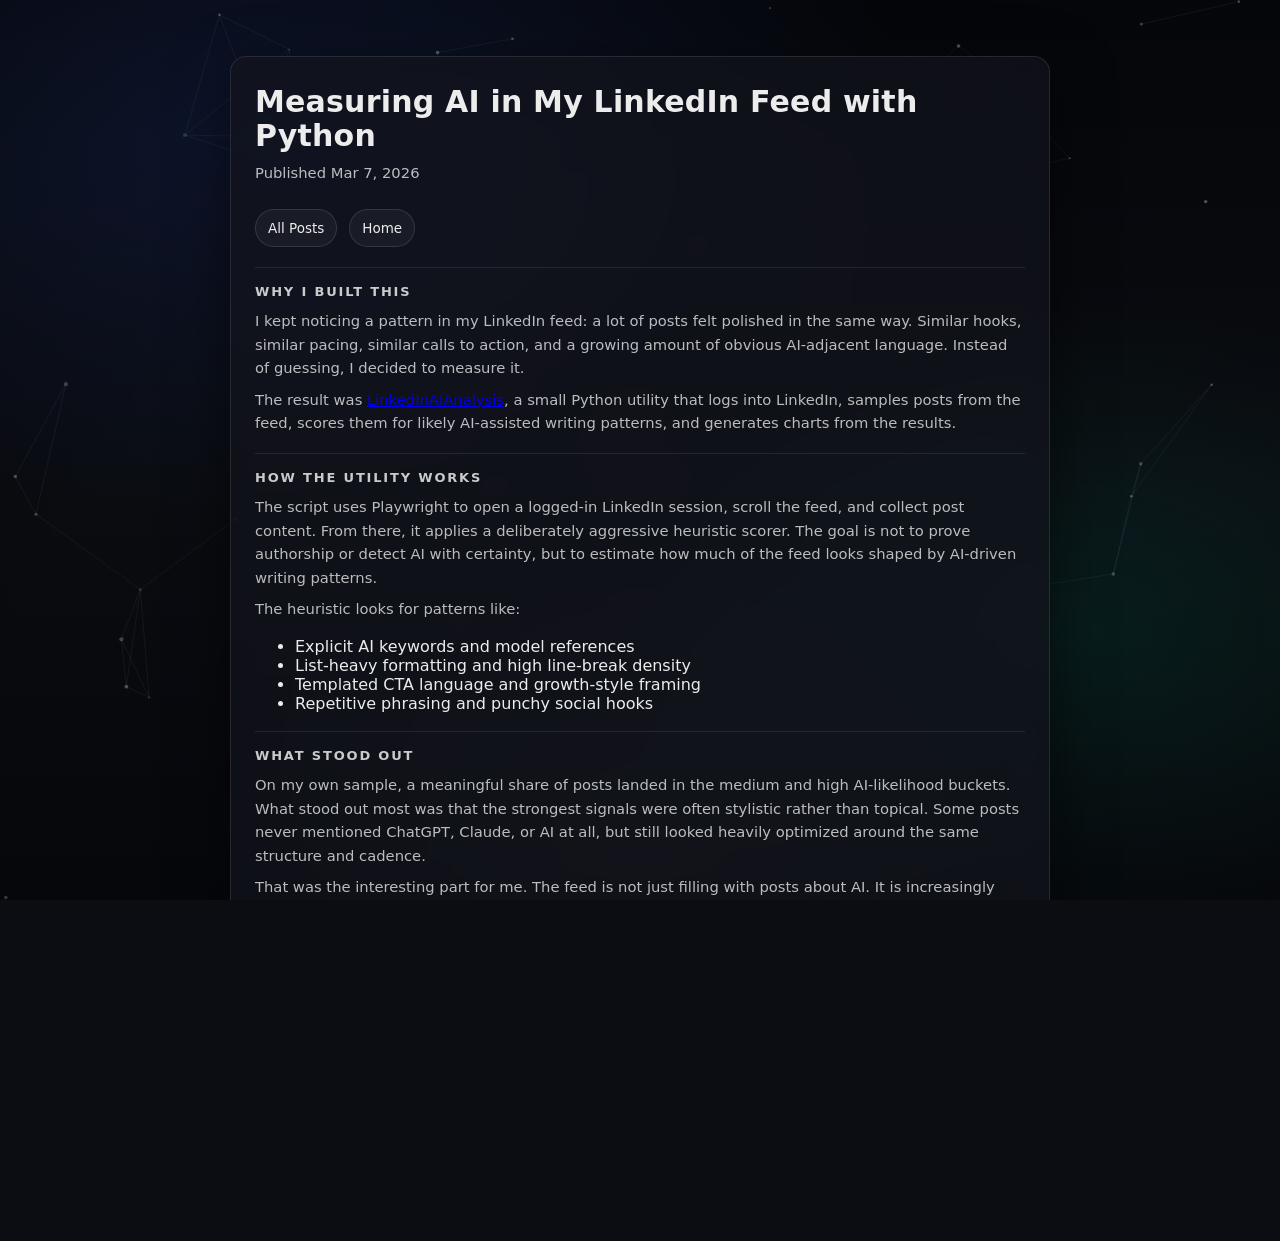
<file: blog/posts/measuring-ai-in-my-linkedin-feed.html>
<!doctype html>
<html lang="en">
<head>
  <meta charset="UTF-8">
  <meta name="viewport" content="width=device-width, initial-scale=1.0">
  <title>Measuring AI in My LinkedIn Feed with Python | Aaron Creor Blog</title>
  <meta
    name="description"
    content="A writeup on building a Python utility that scans a LinkedIn feed for likely AI-assisted posts and generates shareable charts."
  >
  <link rel="stylesheet" href="../../css/index.css?v=20260225b">
</head>
<body>
  <canvas id="bg" aria-hidden="true"></canvas>

  <main class="wrap">
    <div class="container">
      <header>
        <h1 class="name">Measuring AI in My LinkedIn Feed with Python</h1>
        <p class="tagline">Published Mar 7, 2026</p>
        <nav class="links" aria-label="Post navigation">
          <a href="../index.html">All Posts</a>
          <a href="../../index.html">Home</a>
        </nav>
      </header>

      <section class="section">
        <h2>Why I Built This</h2>
        <p>
          I kept noticing a pattern in my LinkedIn feed: a lot of posts felt polished in the same way. Similar hooks, similar pacing,
          similar calls to action, and a growing amount of obvious AI-adjacent language. Instead of guessing, I decided to measure it.
        </p>
        <p>
          The result was <a href="https://github.com/AaronCreor/LinkedInAIAnalysis" target="_blank" rel="noreferrer">LinkedInAIAnalysis</a>,
          a small Python utility that logs into LinkedIn, samples posts from the feed, scores them for likely AI-assisted writing
          patterns, and generates charts from the results.
        </p>
      </section>

      <section class="section">
        <h2>How The Utility Works</h2>
        <p>
          The script uses Playwright to open a logged-in LinkedIn session, scroll the feed, and collect post content. From there, it
          applies a deliberately aggressive heuristic scorer. The goal is not to prove authorship or detect AI with certainty, but to
          estimate how much of the feed looks shaped by AI-driven writing patterns.
        </p>
        <p>
          The heuristic looks for patterns like:
        </p>
        <ul>
          <li>Explicit AI keywords and model references</li>
          <li>List-heavy formatting and high line-break density</li>
          <li>Templated CTA language and growth-style framing</li>
          <li>Repetitive phrasing and punchy social hooks</li>
        </ul>
      </section>

      <section class="section">
        <h2>What Stood Out</h2>
        <p>
          On my own sample, a meaningful share of posts landed in the medium and high AI-likelihood buckets. What stood out most was
          that the strongest signals were often stylistic rather than topical. Some posts never mentioned ChatGPT, Claude, or AI at all,
          but still looked heavily optimized around the same structure and cadence.
        </p>
        <p>
          That was the interesting part for me. The feed is not just filling with posts about AI. It is increasingly filled with posts
          that feel written in a converging style, whether they were fully generated, lightly assisted, or just modeled after the same
          successful AI-era templates.
        </p>
      </section>

      <section class="section">
        <h2>Why I Liked This Project</h2>
        <p>
          I like small tools that answer questions I am already asking myself. This project was a good fit because it combined browser
          automation, lightweight text analysis, and data visualization in a way that produced something immediately interpretable.
        </p>
        <p>
          It also turned into a nice example of the practical engineering work that shows up in small projects: handling login state,
          dealing with dynamic scroll containers, adjusting brittle selectors, and shaping the final output into something clean enough
          to share publicly.
        </p>
      </section>

    </div>
  </main>
  <script src="../../js/index.js?v=20260225b" defer></script>
</body>
</html>
</file>
<file: css/index.css>
:root {
  --bg: #0b0d12;
  --card: rgba(18, 20, 28, 0.72);
  --card-border: rgba(255, 255, 255, 0.1);
  --text: rgba(255, 255, 255, 0.92);
  --muted: rgba(255, 255, 255, 0.72);
  --link: rgba(145, 190, 255, 0.95);
  --link-hover: rgba(196, 225, 255, 1);
  --chip: rgba(255, 255, 255, 0.08);
  --chip-border: rgba(255, 255, 255, 0.12);
  --shadow: 0 18px 60px rgba(0, 0, 0, 0.55);
  --radius: 16px;
}

* {
  box-sizing: border-box;
}

html,
body {
  height: 100%;
  overflow-x: hidden;
}

body {
  margin: 0;
  font-family: ui-sans-serif, system-ui, -apple-system, "Segoe UI", Roboto, Helvetica, Arial, sans-serif;
  background: var(--bg);
  color: var(--text);
  overflow-x: hidden;
}

html[data-color-mode="light"] {
  --bg: #eef2f8;
  --card: rgba(255, 255, 255, 0.84);
  --card-border: rgba(15, 23, 42, 0.12);
  --text: rgba(15, 23, 42, 0.96);
  --muted: rgba(15, 23, 42, 0.72);
  --link: rgba(31, 95, 190, 0.95);
  --link-hover: rgba(18, 72, 152, 1);
  --chip: rgba(15, 23, 42, 0.05);
  --chip-border: rgba(15, 23, 42, 0.12);
  --shadow: 0 18px 60px rgba(15, 23, 42, 0.12);
}

canvas#bg {
  position: fixed;
  inset: 0;
  z-index: 0;
  display: block;
  width: 100%;
  height: 100%;
  background:
    radial-gradient(1200px 700px at 20% 15%, rgba(60, 110, 255, 0.14), transparent 55%),
    radial-gradient(900px 600px at 85% 70%, rgba(0, 255, 200, 0.08), transparent 55%),
    radial-gradient(800px 550px at 50% 95%, rgba(255, 255, 255, 0.05), transparent 55%),
    linear-gradient(180deg, #06070b 0%, #0b0d12 55%, #07080c 100%);
}

html[data-color-mode="light"] canvas#bg {
  background:
    radial-gradient(1200px 700px at 20% 15%, rgba(60, 110, 255, 0.08), transparent 55%),
    radial-gradient(900px 600px at 85% 70%, rgba(0, 160, 130, 0.05), transparent 55%),
    radial-gradient(800px 550px at 50% 95%, rgba(15, 23, 42, 0.04), transparent 55%),
    linear-gradient(180deg, #f7f9fc 0%, #eef2f8 55%, #e7edf6 100%);
}

.wrap {
  position: relative;
  z-index: 1;
  display: grid;
  min-height: 100%;
  place-items: center;
  padding: 56px 18px;
}

.container {
  position: relative;
  min-width: 0;
  width: min(820px, 100%);
  padding: 28px 24px;
  border: 1px solid var(--card-border);
  border-radius: var(--radius);
  background: var(--card);
  box-shadow: var(--shadow);
  backdrop-filter: blur(10px);
  -webkit-backdrop-filter: blur(10px);
}

header {
  display: flex;
  flex-direction: column;
  gap: 10px;
  margin-bottom: 8px;
  padding-right: 56px;
}

.uiControls {
  position: absolute;
  top: 14px;
  right: 14px;
  z-index: 2;
  display: grid;
  gap: 8px;
}

.themeToggle {
  display: grid;
  place-items: center;
  width: 38px;
  height: 38px;
  padding: 0;
  border: 1px solid rgba(255, 255, 255, 0.14);
  border-radius: 10px;
  background: rgba(255, 255, 255, 0.04);
  color: var(--text);
  font-size: 18px;
  line-height: 1;
  cursor: pointer;
  transition: transform 120ms ease, border-color 120ms ease, background 120ms ease;
}

.themeToggle:hover {
  transform: translateY(-1px);
  border-color: rgba(255, 255, 255, 0.24);
  background: rgba(255, 255, 255, 0.07);
}

.themeToggle:focus-visible {
  outline: 2px solid rgba(145, 190, 255, 0.75);
  outline-offset: 2px;
}

.themeToggle:disabled {
  cursor: not-allowed;
  opacity: 0.65;
  transform: none;
}

html[data-color-mode="light"] .themeToggle {
  border-color: rgba(15, 23, 42, 0.14);
  background: rgba(255, 255, 255, 0.75);
  color: rgba(15, 23, 42, 0.95);
}

html[data-color-mode="light"] .themeToggle:hover {
  border-color: rgba(15, 23, 42, 0.24);
  background: rgba(255, 255, 255, 0.95);
}

.name {
  margin: 0;
  font-size: 30px;
  font-weight: 750;
  line-height: 1.12;
  letter-spacing: 0.2px;
}

.tagline {
  max-width: 70ch;
  margin: 0;
  color: var(--muted);
  font-size: 14.75px;
  line-height: 1.55;
}

.links {
  display: flex;
  flex-wrap: wrap;
  gap: 10px 12px;
  margin: 14px 0 2px;
  padding: 0;
}

.links a {
  display: inline-flex;
  align-items: center;
  gap: 8px;
  padding: 10px 12px;
  border: 1px solid rgba(255, 255, 255, 0.12);
  border-radius: 999px;
  background: rgba(255, 255, 255, 0.04);
  color: var(--text);
  font-size: 13.5px;
  text-decoration: none;
  white-space: nowrap;
  transition: transform 120ms ease, border-color 120ms ease, background 120ms ease;
}

.links a:hover {
  transform: translateY(-1px);
  border-color: rgba(255, 255, 255, 0.22);
  background: rgba(255, 255, 255, 0.06);
}

.section {
  margin-top: 18px;
  padding-top: 16px;
  border-top: 1px solid rgba(255, 255, 255, 0.09);
}

.section h2 {
  margin: 0 0 10px;
  color: rgba(255, 255, 255, 0.78);
  font-size: 13px;
  letter-spacing: 0.14em;
  text-transform: uppercase;
}

.sectionHeaderRow {
  display: flex;
  align-items: center;
  justify-content: space-between;
  gap: 12px;
}

.sectionHeaderRow h2 {
  margin-bottom: 0;
}

.sectionLink {
  color: var(--link);
  font-size: 13px;
  text-decoration: none;
}

.sectionLink:hover {
  color: var(--link-hover);
  text-decoration: underline;
}

.sectionLinkButton {
  display: inline-flex;
  align-items: center;
  padding: 8px 12px;
  border: 1px solid rgba(255, 255, 255, 0.12);
  border-radius: 999px;
  background: rgba(255, 255, 255, 0.04);
  color: var(--text);
  font-size: 12.75px;
  text-decoration: none;
  transition: transform 120ms ease, border-color 120ms ease, background 120ms ease;
}

.sectionLinkButton:hover {
  transform: translateY(-1px);
  border-color: rgba(255, 255, 255, 0.22);
  background: rgba(255, 255, 255, 0.06);
  text-decoration: none;
}

.section p {
  margin: 8px 0 0;
  color: var(--muted);
  font-size: 14.75px;
  line-height: 1.6;
}

code {
  padding: 1px 6px;
  border: 1px solid rgba(255, 255, 255, 0.12);
  border-radius: 6px;
  background: rgba(255, 255, 255, 0.05);
  color: rgba(255, 255, 255, 0.92);
  font-family: ui-monospace, SFMono-Regular, Menlo, Monaco, Consolas, "Liberation Mono", "Courier New", monospace;
  font-size: 0.92em;
}

.grid {
  display: grid;
  grid-template-columns: 1fr;
  gap: 14px;
  margin-top: 14px;
}

.gridProjects {
  grid-template-columns: 1fr;
}

.projectCarousel {
  min-width: 0;
  margin-top: 14px;
}

.projectCarouselHeader {
  display: flex;
  justify-content: flex-end;
  gap: 8px;
  margin-bottom: 10px;
}

.projectCarouselBtn {
  display: grid;
  place-items: center;
  width: 34px;
  height: 34px;
  padding: 0;
  border: 1px solid rgba(255, 255, 255, 0.12);
  border-radius: 10px;
  background: rgba(255, 255, 255, 0.04);
  color: var(--text);
  font-size: 16px;
  line-height: 1;
  cursor: pointer;
  transition: transform 120ms ease, border-color 120ms ease, background 120ms ease;
}

.projectCarouselBtn:hover {
  transform: translateY(-1px);
  border-color: rgba(255, 255, 255, 0.22);
  background: rgba(255, 255, 255, 0.06);
}

.projectCarouselBtn:focus-visible {
  outline: 2px solid rgba(145, 190, 255, 0.75);
  outline-offset: 2px;
}

.projectCarouselViewport {
  overflow: hidden;
  margin: 0;
  min-width: 0;
}

.projectCarouselTrack {
  display: flex;
  transition: transform 220ms ease;
  will-change: transform;
}

.projectSlide {
  flex: 0 0 calc(100% / var(--project-visible-count, 1));
  min-width: 0;
  padding: 0 6px;
}

.projectSlide .projectCard {
  height: 100%;
  margin: 0;
}

.projectCard {
  display: block;
  color: inherit;
  text-decoration: none;
}

.projectCardWithAction {
  position: relative;
  display: block;
}

.projectCardOverlayLink {
  position: absolute;
  inset: 0;
  right: 48px;
  border-radius: inherit;
  z-index: 1;
}

.projectCardOverlayLink:focus-visible {
  outline: 2px solid rgba(145, 190, 255, 0.75);
  outline-offset: 2px;
}

.projectCardContent {
  position: relative;
  z-index: 2;
  pointer-events: none;
}

.projectCardActionBtn {
  position: absolute;
  right: 12px;
  top: 12px;
  z-index: 3;
  width: 28px;
  height: 28px;
  display: grid;
  place-items: center;
  border-radius: 999px;
  border: 1px solid rgba(255, 255, 255, 0.14);
  background: rgba(255, 255, 255, 0.06);
  text-decoration: none;
  line-height: 1;
  font-size: 14px;
  transition: transform 120ms ease, border-color 120ms ease, background 120ms ease;
}

.projectCardActionIcon {
  display: block;
  max-width: 18px;
  max-height: 18px;
  width: auto;
  height: auto;
  object-fit: contain;
}

.projectCardActionBtn:hover {
  transform: translateY(-1px);
  border-color: rgba(255, 255, 255, 0.24);
  background: rgba(255, 255, 255, 0.1);
}

.projectCardActionBtn:focus-visible {
  outline: 2px solid rgba(145, 190, 255, 0.75);
  outline-offset: 2px;
}

.projectCard:hover {
  transform: translateY(-1px);
  border-color: rgba(255, 255, 255, 0.2);
  background: rgba(255, 255, 255, 0.05);
}

.projectCard:focus-visible {
  outline: 2px solid rgba(145, 190, 255, 0.75);
  outline-offset: 2px;
}

.projectCardTitle {
  margin: 0 0 10px;
  color: rgba(255, 255, 255, 0.9);
  font-size: 14.5px;
}

.projectCardLink,
.projectCardTitle {
  color: inherit;
  text-decoration: none;
}

.projectCard:hover .projectCardTitle {
  color: var(--link);
}

.projectDesc {
  margin: 0;
  color: var(--muted);
  font-size: 13.75px;
  line-height: 1.55;
}

.card {
  padding: 14px;
  border: 1px solid rgba(255, 255, 255, 0.1);
  border-radius: 14px;
  background: rgba(255, 255, 255, 0.04);
}

.card h3 {
  margin: 0 0 10px;
  color: rgba(255, 255, 255, 0.9);
  font-size: 14.5px;
}

.cardTitle {
  margin: 0 0 10px;
}

.list {
  display: grid;
  gap: 10px;
  margin: 0;
  padding: 0;
  list-style: none;
}

.list a {
  display: inline-block;
  padding: 9px 10px;
  border: 1px solid rgba(255, 255, 255, 0.1);
  border-radius: 12px;
  background: rgba(255, 255, 255, 0.03);
  color: rgba(255, 255, 255, 0.88);
  text-decoration: none;
  transition: border-color 120ms ease, transform 120ms ease, background 120ms ease;
}

.list a:hover {
  transform: translateY(-1px);
  border-color: rgba(255, 255, 255, 0.2);
  background: rgba(255, 255, 255, 0.05);
}

.chips {
  display: flex;
  flex-wrap: wrap;
  gap: 8px;
  margin-top: 8px;
}

.chipsTopGap {
  margin-top: 10px;
}

.chip {
  padding: 7px 10px;
  border: 1px solid var(--chip-border);
  border-radius: 999px;
  background: var(--chip);
  color: rgba(255, 255, 255, 0.85);
  font-size: 12.5px;
  user-select: none;
}

.tracker img,
.mediaFrame {
  display: block;
  width: 100%;
  border: 1px solid rgba(255, 255, 255, 0.1);
  border-radius: 12px;
  background: rgba(255, 255, 255, 0.03);
}

.trackerGrid {
  display: grid;
  grid-template-columns: 1fr;
  gap: 12px;
  margin-top: 12px;
}

.blogList {
  display: grid;
  gap: 10px;
  margin-top: 12px;
}

.blogCard {
  display: block;
  padding: 12px;
  border: 1px solid rgba(255, 255, 255, 0.1);
  border-radius: 14px;
  background: rgba(255, 255, 255, 0.03);
  color: inherit;
  text-decoration: none;
  transition: transform 120ms ease, border-color 120ms ease, background 120ms ease;
}

.blogCard:hover {
  transform: translateY(-1px);
  border-color: rgba(255, 255, 255, 0.2);
  background: rgba(255, 255, 255, 0.05);
}

.blogCardTitle {
  margin: 0;
  color: rgba(255, 255, 255, 0.9);
  font-size: 15px;
  font-weight: 650;
  line-height: 1.25;
}

.blogCardMeta {
  margin-top: 6px;
  color: rgba(255, 255, 255, 0.62);
  font-size: 12.5px;
}

.blogCardExcerpt {
  margin-top: 8px;
  color: var(--muted);
  font-size: 13.5px;
  line-height: 1.5;
}

details {
  padding: 10px 12px;
  border: 1px solid rgba(255, 255, 255, 0.1);
  border-radius: 14px;
  background: rgba(255, 255, 255, 0.03);
}

.stackGap {
  margin-top: 10px;
}

summary {
  cursor: pointer;
  color: rgba(255, 255, 255, 0.9);
  font-weight: 650;
  list-style: none;
  outline: none;
}

summary::-webkit-details-marker {
  display: none;
}

details p {
  margin: 10px 0 0;
  color: var(--muted);
  font-size: 14.5px;
  line-height: 1.55;
}

details a {
  color: var(--link);
  text-decoration: none;
}

details a:hover {
  color: var(--link-hover);
  text-decoration: underline;
}

.extraLinkCard {
  display: block;
  padding: 10px 12px;
  border: 1px solid rgba(255, 255, 255, 0.1);
  border-radius: 14px;
  background: rgba(255, 255, 255, 0.03);
  color: rgba(255, 255, 255, 0.9);
  font-weight: 650;
  text-decoration: none;
  transition: transform 120ms ease, border-color 120ms ease, background 120ms ease;
}

.extraLinkCard:hover {
  transform: translateY(-1px);
  border-color: rgba(255, 255, 255, 0.2);
  background: rgba(255, 255, 255, 0.05);
}

.toolHeader {
  gap: 12px;
}

.toolNav {
  display: flex;
  flex-wrap: wrap;
  gap: 8px;
}

.backLink {
  width: fit-content;
}

.miniProjectList {
  display: grid;
  gap: 12px;
}

.miniProjectCard {
  display: block;
  padding: 14px;
  border: 1px solid rgba(255, 255, 255, 0.1);
  border-radius: 14px;
  background: rgba(255, 255, 255, 0.03);
  color: inherit;
  text-decoration: none;
  transition: transform 120ms ease, border-color 120ms ease, background 120ms ease;
}

.miniProjectCard:hover {
  transform: translateY(-1px);
  border-color: rgba(255, 255, 255, 0.2);
  background: rgba(255, 255, 255, 0.05);
}

.miniProjectMeta {
  min-width: 0;
}

.miniProjectTitle {
  margin: 0 0 8px;
  color: rgba(255, 255, 255, 0.9);
  font-size: 15px;
  font-weight: 650;
  line-height: 1.25;
  letter-spacing: 0;
  text-transform: none;
}

.miniProjectCard p {
  margin: 0;
  color: var(--muted);
  font-size: 13.75px;
  line-height: 1.55;
}

.emailClassifier {
  display: grid;
  gap: 10px;
  margin-top: 12px;
}

.emailClassifierStandalone {
  margin-top: 0;
}

.emailClassifierLabel {
  color: rgba(255, 255, 255, 0.72);
  font-size: 13px;
  font-weight: 650;
}

.emailClassifier textarea {
  display: block;
  width: 100%;
  min-height: 150px;
  resize: vertical;
  padding: 12px;
  border: 1px solid rgba(255, 255, 255, 0.12);
  border-radius: 12px;
  background: rgba(255, 255, 255, 0.04);
  color: var(--text);
  font: inherit;
  font-size: 14px;
  line-height: 1.5;
}

.emailClassifier textarea::placeholder {
  color: rgba(255, 255, 255, 0.42);
}

.emailClassifier textarea:focus {
  border-color: rgba(145, 190, 255, 0.5);
  outline: none;
  box-shadow: 0 0 0 2px rgba(145, 190, 255, 0.16);
}

.emailClassifierActions {
  display: flex;
  align-items: center;
  justify-content: space-between;
  gap: 12px;
}

.emailClassifierCount {
  color: rgba(255, 255, 255, 0.48);
  font-size: 12px;
}

.emailClassifierCount.isOverLimit {
  color: rgba(255, 118, 118, 0.95);
}

.sectionLinkButton:disabled {
  cursor: not-allowed;
  opacity: 0.55;
  transform: none;
}

.emailClassifierStatus {
  min-height: 18px;
  color: rgba(255, 255, 255, 0.56);
  font-size: 12.75px;
}

.emailClassifierStatus.isLoading {
  display: inline-flex;
  align-items: center;
  gap: 8px;
}

.emailClassifierStatus.isLoading::before {
  content: "";
  width: 10px;
  height: 10px;
  border: 2px solid rgba(145, 190, 255, 0.28);
  border-top-color: rgba(145, 190, 255, 0.9);
  border-radius: 999px;
  animation: classifierSpin 800ms linear infinite;
}

.emailClassifierStatus.isError {
  color: rgba(255, 118, 118, 0.95);
}

.emailClassifierResult {
  padding: 12px;
  border: 1px solid rgba(145, 190, 255, 0.18);
  border-radius: 12px;
  background: rgba(145, 190, 255, 0.07);
}

.emailClassifierResultLabel {
  display: inline-flex;
  align-items: center;
  padding: 6px 9px;
  border: 1px solid rgba(255, 255, 255, 0.13);
  border-radius: 999px;
  color: rgba(255, 255, 255, 0.9);
  font-size: 12px;
  font-weight: 750;
  line-height: 1;
  text-transform: uppercase;
}

.emailClassifierResult[data-classification="request"] .emailClassifierResultLabel {
  background: rgba(105, 185, 140, 0.18);
  border-color: rgba(105, 185, 140, 0.28);
}

.emailClassifierResult[data-classification="incident"] .emailClassifierResultLabel {
  background: rgba(255, 178, 92, 0.18);
  border-color: rgba(255, 178, 92, 0.3);
}

.emailClassifierResult[data-classification="needs_human_review"] .emailClassifierResultLabel {
  background: rgba(255, 118, 118, 0.16);
  border-color: rgba(255, 118, 118, 0.28);
}

.emailClassifierResult p {
  margin-top: 8px;
}

@keyframes classifierSpin {
  to {
    transform: rotate(360deg);
  }
}

.mediaParagraph {
  margin-top: 10px;
}

.badgeGrid {
  display: grid;
  grid-template-columns: 1fr;
  gap: 10px;
  margin-top: 12px;
}

.badgeGridTopGap {
  margin-top: 10px;
}

.badgeCard {
  display: flex;
  align-items: flex-start;
  gap: 12px;
  padding: 12px;
  border: 1px solid rgba(255, 255, 255, 0.1);
  border-radius: 14px;
  background: rgba(255, 255, 255, 0.03);
  color: rgba(255, 255, 255, 0.88);
  text-decoration: none;
  transition: transform 120ms ease, border-color 120ms ease, background 120ms ease;
}

.badgeCard:hover {
  transform: translateY(-1px);
  border-color: rgba(255, 255, 255, 0.2);
  background: rgba(255, 255, 255, 0.05);
}

.badgeIcon {
  display: grid;
  flex: 0 0 auto;
  place-items: center;
  width: 34px;
  height: 34px;
  border: 1px solid rgba(255, 255, 255, 0.12);
  border-radius: 10px;
  background: rgba(255, 255, 255, 0.06);
  font-size: 12px;
  font-weight: 700;
}

.badgeMeta {
  display: grid;
  gap: 4px;
}

.badgeTitle {
  font-weight: 650;
  line-height: 1.2;
}

.badgeIssuer {
  color: rgba(255, 255, 255, 0.65);
  font-size: 13px;
  line-height: 1.35;
}

.smallNote {
  margin-top: 10px;
  color: rgba(255, 255, 255, 0.55);
  font-size: 13px;
}

.langList {
  display: grid;
  gap: 10px;
}

.langRow {
  display: grid;
  gap: 6px;
}

.langTop {
  display: flex;
  justify-content: space-between;
  gap: 10px;
  color: rgba(255, 255, 255, 0.78);
  font-size: 13px;
}

.langBar {
  overflow: hidden;
  height: 10px;
  border: 1px solid rgba(255, 255, 255, 0.1);
  border-radius: 999px;
  background: rgba(255, 255, 255, 0.04);
}

.langFill {
  width: 0%;
  height: 100%;
  border-radius: 999px;
  background: rgba(145, 190, 255, 0.6);
}

.siteFooter {
  margin-top: 18px;
  padding-top: 14px;
  border-top: 1px solid rgba(255, 255, 255, 0.08);
  color: rgba(255, 255, 255, 0.5);
  font-size: 12.5px;
  text-align: right;
}

html[data-color-mode="light"] .links a,
html[data-color-mode="light"] .card,
html[data-color-mode="light"] .list a,
html[data-color-mode="light"] .blogCard,
html[data-color-mode="light"] details,
html[data-color-mode="light"] .extraLinkCard,
html[data-color-mode="light"] .miniProjectCard,
html[data-color-mode="light"] .badgeCard,
html[data-color-mode="light"] .tracker img,
html[data-color-mode="light"] .mediaFrame,
html[data-color-mode="light"] .langBar,
html[data-color-mode="light"] .emailClassifier textarea,
html[data-color-mode="light"] .emailClassifierResult {
  border-color: rgba(15, 23, 42, 0.12);
  background: rgba(15, 23, 42, 0.03);
}

html[data-color-mode="light"] .links a:hover,
html[data-color-mode="light"] .list a:hover,
html[data-color-mode="light"] .blogCard:hover,
html[data-color-mode="light"] .extraLinkCard:hover,
html[data-color-mode="light"] .miniProjectCard:hover,
html[data-color-mode="light"] .badgeCard:hover {
  border-color: rgba(15, 23, 42, 0.2);
  background: rgba(15, 23, 42, 0.05);
}

html[data-color-mode="light"] .section {
  border-top-color: rgba(15, 23, 42, 0.08);
}

html[data-color-mode="light"] .section h2,
html[data-color-mode="light"] .blogCardMeta,
html[data-color-mode="light"] .langTop,
html[data-color-mode="light"] .badgeIssuer,
html[data-color-mode="light"] .smallNote,
html[data-color-mode="light"] .stat .label,
html[data-color-mode="light"] .emailClassifierLabel,
html[data-color-mode="light"] .emailClassifierStatus {
  color: rgba(15, 23, 42, 0.62);
}

html[data-color-mode="light"] .card h3,
html[data-color-mode="light"] .blogCardTitle,
html[data-color-mode="light"] .list a,
html[data-color-mode="light"] .sectionLinkButton,
html[data-color-mode="light"] details a,
html[data-color-mode="light"] summary,
html[data-color-mode="light"] .extraLinkCard,
html[data-color-mode="light"] .miniProjectTitle,
html[data-color-mode="light"] .badgeCard,
html[data-color-mode="light"] .emailClassifier textarea,
html[data-color-mode="light"] .emailClassifierResultLabel {
  color: rgba(15, 23, 42, 0.9);
}

html[data-color-mode="light"] code {
  border-color: rgba(15, 23, 42, 0.14);
  background: rgba(15, 23, 42, 0.04);
  color: rgba(15, 23, 42, 0.92);
}

html[data-color-mode="light"] .blogCardExcerpt {
  color: rgba(15, 23, 42, 0.74);
}

html[data-color-mode="light"] .miniProjectCard p {
  color: rgba(15, 23, 42, 0.74);
}

html[data-color-mode="light"] .projectCardLink {
  color: rgba(15, 23, 42, 0.9);
}

html[data-color-mode="light"] .projectDesc {
  color: rgba(15, 23, 42, 0.74);
}

html[data-color-mode="light"] .projectCard:hover {
  border-color: rgba(15, 23, 42, 0.2);
  background: rgba(15, 23, 42, 0.05);
}

html[data-color-mode="light"] .projectCardActionBtn {
  border-color: rgba(15, 23, 42, 0.12);
  background: rgba(15, 23, 42, 0.03);
}

html[data-color-mode="light"] .projectCardActionBtn:hover {
  border-color: rgba(15, 23, 42, 0.2);
  background: rgba(15, 23, 42, 0.06);
}

html[data-color-mode="light"] .projectCarouselBtn {
  border-color: rgba(15, 23, 42, 0.12);
  background: rgba(15, 23, 42, 0.03);
  color: rgba(15, 23, 42, 0.9);
}

html[data-color-mode="light"] .projectCarouselBtn:hover {
  border-color: rgba(15, 23, 42, 0.2);
  background: rgba(15, 23, 42, 0.05);
}

html[data-color-mode="light"] .chip {
  color: rgba(15, 23, 42, 0.82);
}

html[data-color-mode="light"] .sectionLinkButton {
  border-color: rgba(15, 23, 42, 0.12);
  background: rgba(15, 23, 42, 0.03);
}

html[data-color-mode="light"] .sectionLinkButton:hover {
  border-color: rgba(15, 23, 42, 0.2);
  background: rgba(15, 23, 42, 0.05);
}

html[data-color-mode="light"] .emailClassifier textarea::placeholder,
html[data-color-mode="light"] .emailClassifierCount {
  color: rgba(15, 23, 42, 0.45);
}

html[data-color-mode="light"] .emailClassifierCount.isOverLimit,
html[data-color-mode="light"] .emailClassifierStatus.isError {
  color: rgba(190, 45, 55, 0.95);
}

html[data-color-mode="light"] .langFill {
  background: rgba(31, 95, 190, 0.5);
}

html[data-color-mode="light"] .siteFooter {
  border-top-color: rgba(15, 23, 42, 0.08);
  color: rgba(15, 23, 42, 0.55);
}

@media (min-width: 820px) {
  .grid {
    grid-template-columns: 1fr 1fr;
  }

  .gridProjects {
    grid-template-columns: repeat(3, 1fr);
  }

  .trackerGrid {
    grid-template-columns: 1fr 1fr;
  }

  .trackerGrid .full {
    grid-column: 1 / -1;
  }

  .badgeGrid {
    grid-template-columns: 1fr 1fr;
  }
}
</file>
<file: cyc/style.css>
:root {
  color-scheme: light;
  --background: #f7f4fa;
  --surface: #fff;
  --ink: #231a2d;
  --muted: #675b72;
  --line: #e9e1ee;
  --accent: #5f3883;
  --accent-dark: #492866;
  --accent-soft: #efe6f8;
  --serif: Georgia, 'Times New Roman', serif;
  --sans: 'Segoe UI', system-ui, sans-serif;
}

*, *::before, *::after { box-sizing: border-box; }
[hidden] { display: none !important; }
body { margin: 0; color: var(--ink); background: var(--background); font: 16px/1.55 var(--sans); }
h1, h2, h3, p { margin: 0; }
button, input, select, textarea { font: inherit; }
button { color: inherit; cursor: pointer; }
input, select, textarea { min-width: 0; }
button:focus-visible, input:focus-visible, select:focus-visible, textarea:focus-visible, a:focus-visible {
  outline: 3px solid #8a56ad;
  outline-offset: 3px;
}
.sr-only, .skip-link:not(:focus) {
  position: absolute; width: 1px; height: 1px; padding: 0; overflow: hidden;
  clip-path: inset(50%); white-space: nowrap;
}
.skip-link:focus { position: fixed; z-index: 3; top: 12px; left: 12px; padding: 10px; background: #fff; color: var(--accent); }
.eyebrow { font-size: .7rem; font-weight: 750; text-transform: uppercase; letter-spacing: .13em; }
.brand { display: flex; align-items: center; gap: 11px; width: fit-content; font-size: 1.24rem; font-weight: 750; letter-spacing: -.045em; white-space: nowrap; }
.brand-icon { position: relative; flex: 0 0 34px; width: 34px; height: 34px; border-radius: 10px; background: var(--accent); }
.brand-icon::before, .brand-icon::after { content: ''; position: absolute; width: 13px; height: 11px; border-radius: 5px 5px 5px 2px; }
.brand-icon::before { background: #fdf4ff; top: 9px; left: 8px; }
.brand-icon::after { background: #d7a7f4; top: 15px; left: 14px; transform: scaleX(-1); }
.button { display: inline-flex; justify-content: center; align-items: center; gap: 8px; padding: 11px 17px; border: 1px solid transparent; border-radius: 9px; font-size: .87rem; font-weight: 700; }
.primary { background: var(--accent); color: #fff; }
.primary:hover { background: var(--accent-dark); }
.text-button { padding: 4px 0; text-align: left; border: 0; background: none; color: var(--accent); font-size: .84rem; font-weight: 700; }
.text-button:hover { text-decoration: underline; text-underline-offset: 3px; }

.entry { display: grid; min-height: 100vh; min-height: 100svh; place-items: center; padding: 40px 24px; background: radial-gradient(ellipse at 10% 15%, #f6edf8, transparent 60%), radial-gradient(ellipse at 92% 90%, #eee3f4, transparent 63%), #fbf8fc; }
.entry-card { display: grid; grid-template-columns: 1fr .95fr; width: min(100%, 950px); min-height: 600px; border: 1px solid #ede3f0; border-radius: 25px; overflow: hidden; background: var(--surface); box-shadow: 0 24px 80px #331c4315; }
.entry-content { padding: 43px clamp(36px, 5vw, 69px) 37px; }
.entry-intro { margin: 46px 0 27px; }
.entry-intro .eyebrow { color: var(--accent); }
.entry h1 { margin: 12px 0 16px; font: 400 clamp(3.25rem, 6.2vw, 5.6rem)/.95 var(--serif); letter-spacing: -.075em; }
.entry h1 em { color: var(--accent); }
.entry-intro > p:last-child { max-width: 31ch; color: var(--muted); font-size: .97rem; }
.entry-art { background: #322042 url('window-at-dusk.webp') center / cover no-repeat; }
fieldset { border: 0; padding: 0; margin: 0 0 13px; }
legend { padding: 0; margin-bottom: 8px; font-size: .87rem; font-weight: 700; }
.age-options { display: grid; grid-template-columns: 1fr 1fr; gap: 8px; }
.age-options label { display: flex; align-items: center; gap: 9px; padding: 9px 12px; border: 1px solid var(--line); border-radius: 8px; font-size: .88rem; cursor: pointer; }
.age-options label:hover, .age-options label:has(:checked) { background: var(--accent-soft); border-color: #c9b1db; }
.age-options input { margin: 0; accent-color: var(--accent); }
.enter-button { display: flex; justify-content: space-between; width: 100%; }
.enter-button span { font-size: 1.12rem; line-height: 1; }
.privacy-note, .form-message { margin-top: 12px; font-size: .78rem; color: var(--muted); }
.privacy-note span { margin-right: 3px; color: var(--accent); }
.form-message { color: #8b2b44; font-weight: 650; }

.topbar { background: var(--surface); border-bottom: 1px solid var(--line); }
.topbar-inner { display: grid; grid-template-columns: minmax(165px, 1fr) minmax(200px, 525px) minmax(116px, 1fr); gap: 24px; align-items: center; width: min(100% - 56px, 1220px); min-height: 70px; margin: auto; }
.brand-button { padding: 0; background: none; border: 0; }
.search-box { display: flex; gap: 10px; align-items: center; padding: 0 14px; border-radius: 10px; border: 1px solid var(--line); background: #faf7fc; color: var(--muted); }
.search-box:focus-within { outline: 2px solid #8a56ad; outline-offset: 2px; }
.search-box input { width: 100%; padding: 10px 0; border: 0; outline: none; background: transparent; color: var(--ink); font-size: .88rem; }
::placeholder { color: #756681; opacity: 1; }
.search-icon { position: relative; flex: 0 0 13px; width: 13px; height: 13px; border: 1.5px solid currentColor; border-radius: 50%; margin-right: 1px; }
.search-icon::after { content: ''; position: absolute; bottom: -3px; right: -3px; width: 5px; height: 1.5px; background: currentColor; transform: rotate(45deg); }
.new-post { justify-self: end; white-space: nowrap; }
.new-post span { font-size: 1.15rem; line-height: 1; }
.forum-layout { display: grid; grid-template-columns: 172px minmax(0, 1fr) 246px; align-items: start; gap: 25px; width: min(100% - 56px, 1220px); margin: 29px auto 65px; }
.topics { padding-top: 9px; }
.topics .eyebrow { color: var(--muted); margin: 0 0 11px 11px; }
.topic-list { display: grid; gap: 4px; }
.topic-button { display: flex; align-items: center; gap: 10px; width: 100%; padding: 9px 11px; background: none; border: 1px solid transparent; border-radius: 9px; text-align: left; font-size: .86rem; font-weight: 600; white-space: nowrap; }
.topic-button:hover { background: #f1ebf6; }
.topic-button[aria-pressed='true'] { color: var(--accent-dark); background: var(--accent-soft); border-color: #e7d7f0; }
.topic-symbol { display: inline-grid; place-items: center; width: 20px; font-size: 1.05rem; line-height: 1; color: var(--accent); }
.guidelines-link { margin: 16px 0 0 11px; }
.welcome { min-height: 198px; padding: 27px 29px; border-radius: 16px; background: linear-gradient(90deg, #2e1b3c 20%, #2e1b3c 35%, #2e1b3ce0 55%, #2e1b3c18 100%), #392341 url('window-at-dusk.webp') right 31% / 55% auto no-repeat; color: #fff; }
.welcome .eyebrow { color: #eacaf8; }
.welcome h1 { margin: 12px 0 10px; font: 400 clamp(2.35rem, 4.2vw, 3.45rem)/1.03 var(--serif); letter-spacing: -.065em; }
.welcome h1 em { color: #f4cce9; }
.welcome > p:last-child { max-width: 35ch; color: #f3e7f8; font-size: .87rem; }
.feed-header { display: flex; align-items: center; justify-content: space-between; gap: 12px; margin: 24px 0 12px; }
.feed-header h2 { font-size: 1.18rem; line-height: 1.2; letter-spacing: -.035em; }
.sort-label select { padding: 6px 8px; border: 1px solid var(--line); border-radius: 8px; background: var(--surface); color: var(--ink); font-size: .79rem; font-weight: 600; }
.feed { display: grid; gap: 11px; }
.post { display: grid; grid-template-columns: 44px minmax(0, 1fr); gap: 13px; padding: 15px 17px 13px 13px; border: 1px solid var(--line); border-radius: 13px; background: var(--surface); }
.votes { display: grid; align-content: start; justify-items: center; align-self: start; background: #f6f1f9; border-radius: 9px; padding: 2px; }
.vote-button { width: 34px; height: 30px; padding: 0; border: 0; border-radius: 7px; background: none; color: var(--accent); font-size: 1.1rem; font-weight: 750; }
.vote-button:hover, .vote-button[aria-pressed='true'] { background: #e9d8f2; }
.score { font-size: .75rem; font-variant-numeric: tabular-nums; font-weight: 750; }
.post-byline { display: flex; flex-wrap: wrap; align-items: center; gap: 4px 9px; margin-bottom: 5px; }
.post-meta { color: var(--muted); font-size: .75rem; }
.tag { padding: 2px 8px; border-radius: 20px; background: var(--tag-bg, #efe6f8); color: var(--tag-ink, #583174); font-size: .68rem; font-weight: 750; }
.tag[data-topic='homes'] { --tag-bg: #f8e9e5; --tag-ink: #8a3e38; }
.tag[data-topic='therapy'] { --tag-bg: #ece5f8; --tag-ink: #5b3883; }
.tag[data-topic='school'] { --tag-bg: #e5eefb; --tag-ink: #314974; }
.tag[data-topic='moving'] { --tag-bg: #f7ebd9; --tag-ink: #714a24; }
.tag[data-topic='wins'] { --tag-bg: #e2f2e8; --tag-ink: #285940; }
.post-title { display: inline; padding: 0; border: 0; background: none; font-size: 1.03rem; font-weight: 750; line-height: 1.3; letter-spacing: -.025em; text-align: left; overflow-wrap: anywhere; }
.post-title:hover { color: var(--accent); text-decoration: underline; text-underline-offset: 3px; }
.post-preview { display: -webkit-box; -webkit-box-orient: vertical; -webkit-line-clamp: 2; overflow: hidden; overflow-wrap: anywhere; margin: 4px 0 7px; color: var(--muted); font-size: .84rem; }
.post-actions { display: flex; flex-wrap: wrap; align-items: center; gap: 5px; }
.post-action { display: inline-flex; align-items: center; gap: 6px; min-height: 30px; padding: 3px 8px; border: 0; border-radius: 6px; background: #f7f3f9; color: var(--accent-dark); font-size: .73rem; font-weight: 700; }
.post-action:hover, .post-action[aria-pressed='true'] { background: var(--accent-soft); }
.comment-icon { width: 12px; height: 10px; border: 1.25px solid currentColor; border-radius: 4px 4px 4px 1px; }
.save-icon { width: 9px; height: 12px; border: 1.25px solid currentColor; border-radius: 2px; }
.save[aria-pressed='true'] .save-icon { background: var(--accent); }
.empty { padding: 24px; border: 1px dashed #d5c5df; border-radius: 12px; color: var(--muted); font-size: .9rem; }

.sidebar { display: grid; gap: 13px; }
.side-card { padding: 17px; border: 1px solid var(--line); border-radius: 13px; background: var(--surface); }
.demo-card { background: #f4ebf8; border-color: #e8daef; }
.side-card .eyebrow { display: flex; align-items: center; gap: 7px; margin-bottom: 7px; color: var(--accent); }
.status-dot { width: 7px; height: 7px; border-radius: 50%; background: #7d4ea0; }
.side-card h2 { font-size: .97rem; line-height: 1.3; letter-spacing: -.025em; }
.side-card p:not(.eyebrow), .side-card li { font-size: .81rem; color: var(--muted); }
.side-card p:not(.eyebrow), .side-card ul { margin: 7px 0; }
.side-card ul { padding-left: 15px; }
.side-card li + li { margin-top: 3px; }
.exit-button { justify-self: start; }

dialog { color: var(--ink); width: min(100% - 28px, 580px); max-height: calc(100dvh - 36px); padding: clamp(18px, 4vw, 28px); overflow: auto; border: 1px solid var(--line); border-radius: 17px; box-shadow: 0 20px 80px #24143542; }
dialog::backdrop { background: #25133582; }
.dialog-heading { display: flex; justify-content: space-between; align-items: flex-start; gap: 11px; margin-bottom: 10px; }
.dialog-heading h2 { font-size: 1.44rem; line-height: 1.2; letter-spacing: -.035em; overflow-wrap: anywhere; }
.dialog-heading .eyebrow { color: var(--accent); margin-bottom: 4px; }
.close-button { flex: 0 0 34px; height: 34px; border: 0; border-radius: 8px; background: var(--accent-soft); color: var(--accent-dark); font-size: 1.35rem; line-height: 1; }
.dialog-note { color: var(--muted); font-size: .87rem; margin-bottom: 13px; }
.stacked-form { display: grid; gap: 12px; }
.stacked-form label, .form-field { display: grid; gap: 5px; font-size: .87rem; font-weight: 700; }
.stacked-form input, .stacked-form select, .stacked-form textarea { width: 100%; padding: 8px 10px; border: 1px solid #cdbbd6; border-radius: 7px; background: #fbf9fc; color: var(--ink); font-weight: 400; }
.stacked-form textarea { resize: vertical; }
.stacked-form .button { justify-self: start; }
.stacked-form .dialog-note { margin: 0; }
.thread-body, .reply p { white-space: pre-wrap; overflow-wrap: anywhere; }
.thread-body { margin: 11px 0 18px; }
.reply-heading { border-top: 1px solid var(--line); padding-top: 13px; font-size: 1rem; }
#replies { display: grid; gap: 8px; margin: 9px 0 15px; }
.reply { padding: 10px 12px; background: #f7f2fa; border-radius: 8px; font-size: .87rem; }
.reply p { margin-top: 2px; }
.guidelines { padding-left: 20px; margin: 12px 0; }
.guidelines li + li { margin-top: 8px; }
.toast { position: fixed; z-index: 2; bottom: 16px; left: 50%; transform: translateX(-50%); width: max-content; max-width: calc(100% - 24px); padding: 10px 15px; border-radius: 10px; background: var(--ink); color: #fff; font-size: .84rem; box-shadow: 0 4px 15px #24143530; }

@media (max-width: 1010px) {
  .forum-layout { grid-template-columns: 155px minmax(0, 1fr); gap: 18px; }
  .sidebar { grid-column: 2; grid-template-columns: 1fr 1fr; }
  .exit-button { grid-column: 1 / -1; }
}
@media (max-width: 680px) {
  .entry { padding: 20px 13px; }
  .entry-card { grid-template-columns: 1fr; min-height: 0; width: min(100%, 420px); border-radius: 19px; }
  .entry-content { padding: 25px 24px 23px; }
  .entry-intro { margin: 27px 0 19px; }
  .entry h1 { font-size: clamp(3rem, 11vw, 4.5rem); }
  .entry-art { grid-row: 1; height: clamp(110px, 31vw, 175px); background-position: center 32%; }
  .topbar-inner { grid-template-columns: 1fr auto; gap: 9px; width: calc(100% - 28px); padding: 9px 0; }
  .topbar .brand { font-size: 1.13rem; }
  .search-box { grid-row: 2; grid-column: 1 / -1; }
  .new-post { grid-row: 1; grid-column: 2; }
  .forum-layout { grid-template-columns: minmax(0, 1fr); gap: 14px; width: calc(100% - 28px); margin-top: 13px; }
  .topics { padding: 0; }
  .topics .eyebrow { margin: 0 0 5px; }
  .topic-list { display: flex; overflow-x: auto; padding: 3px 3px 6px; }
  .topic-button { width: auto; padding: 6px 8px; }
  .guidelines-link { display: none; }
  .welcome { min-height: 0; padding: 20px 17px; background-position: center, right 33%; background-size: auto, 62% auto; }
  .feed-header { margin-top: 16px; }
  .sidebar { grid-column: 1; grid-template-columns: 1fr; }
  .post { grid-template-columns: 37px minmax(0, 1fr); gap: 9px; padding: 12px 10px; }
  .vote-button { width: 30px; }
}
</file>
